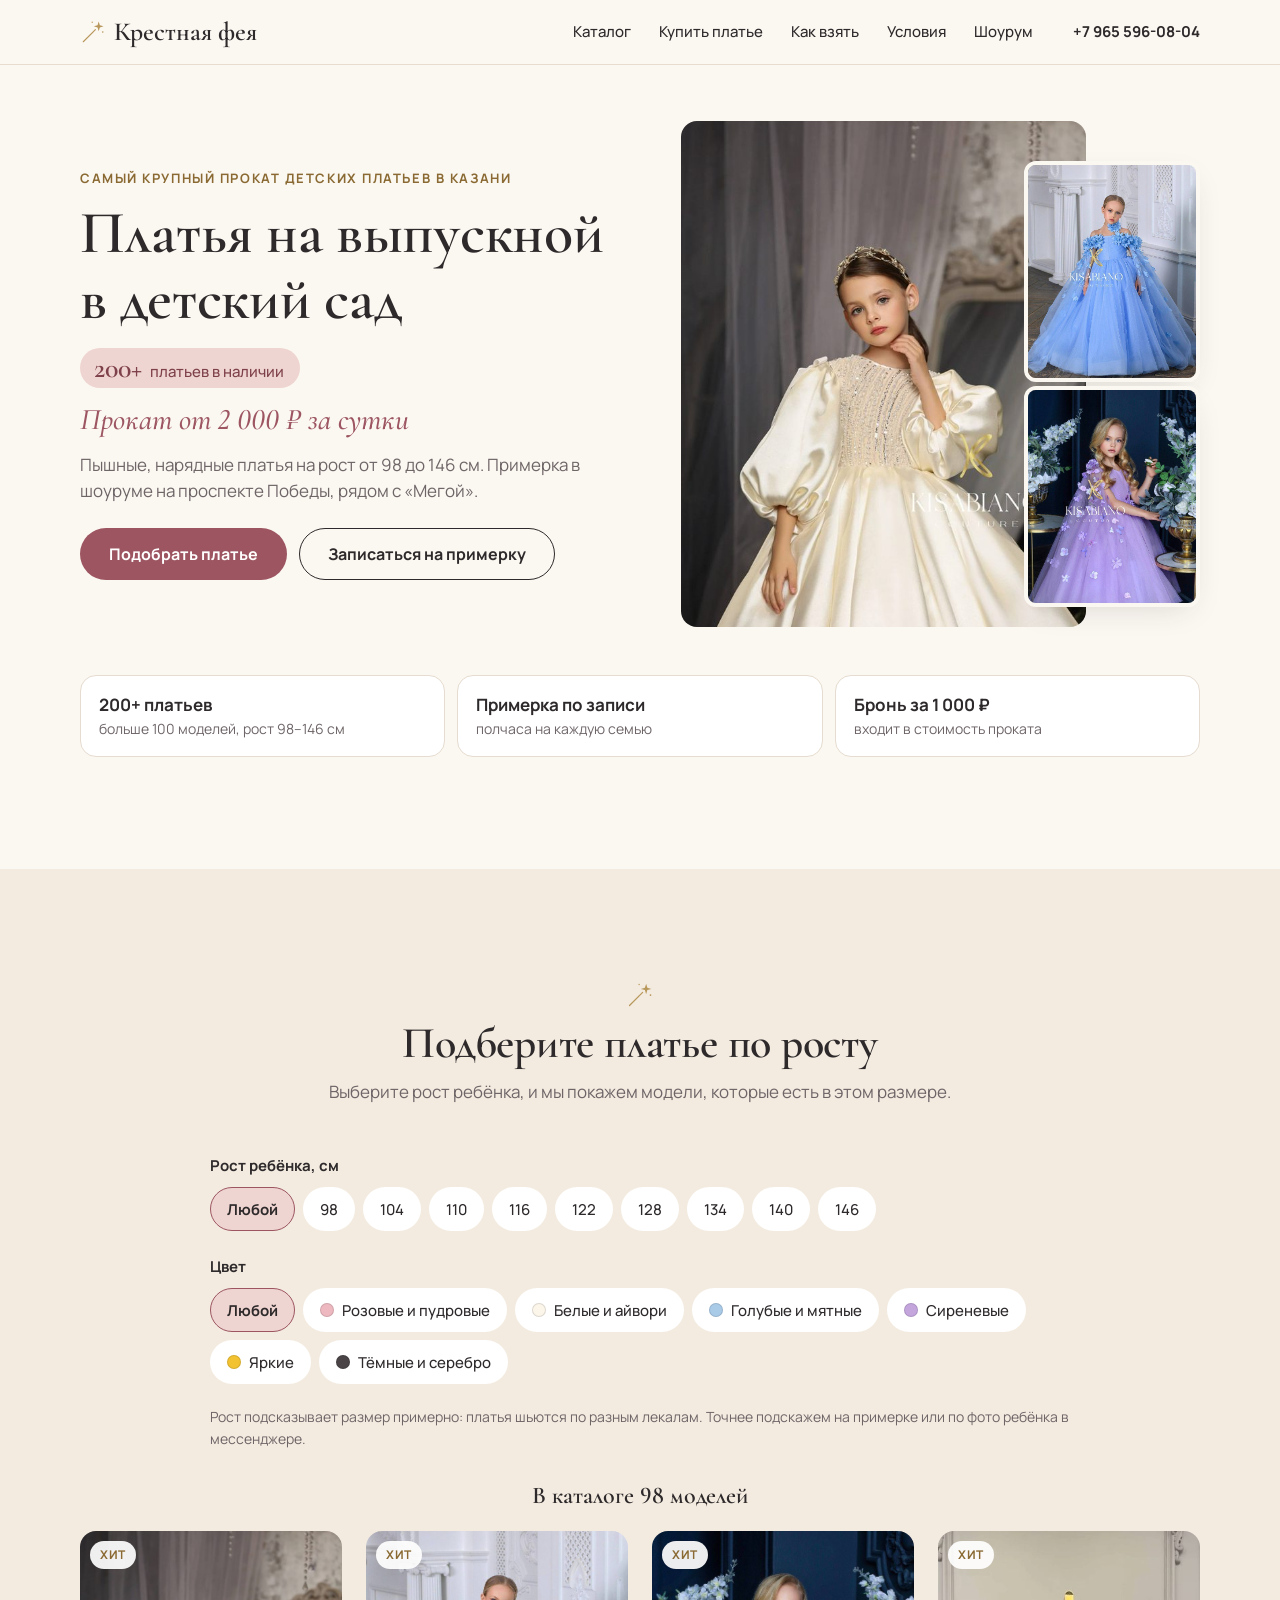
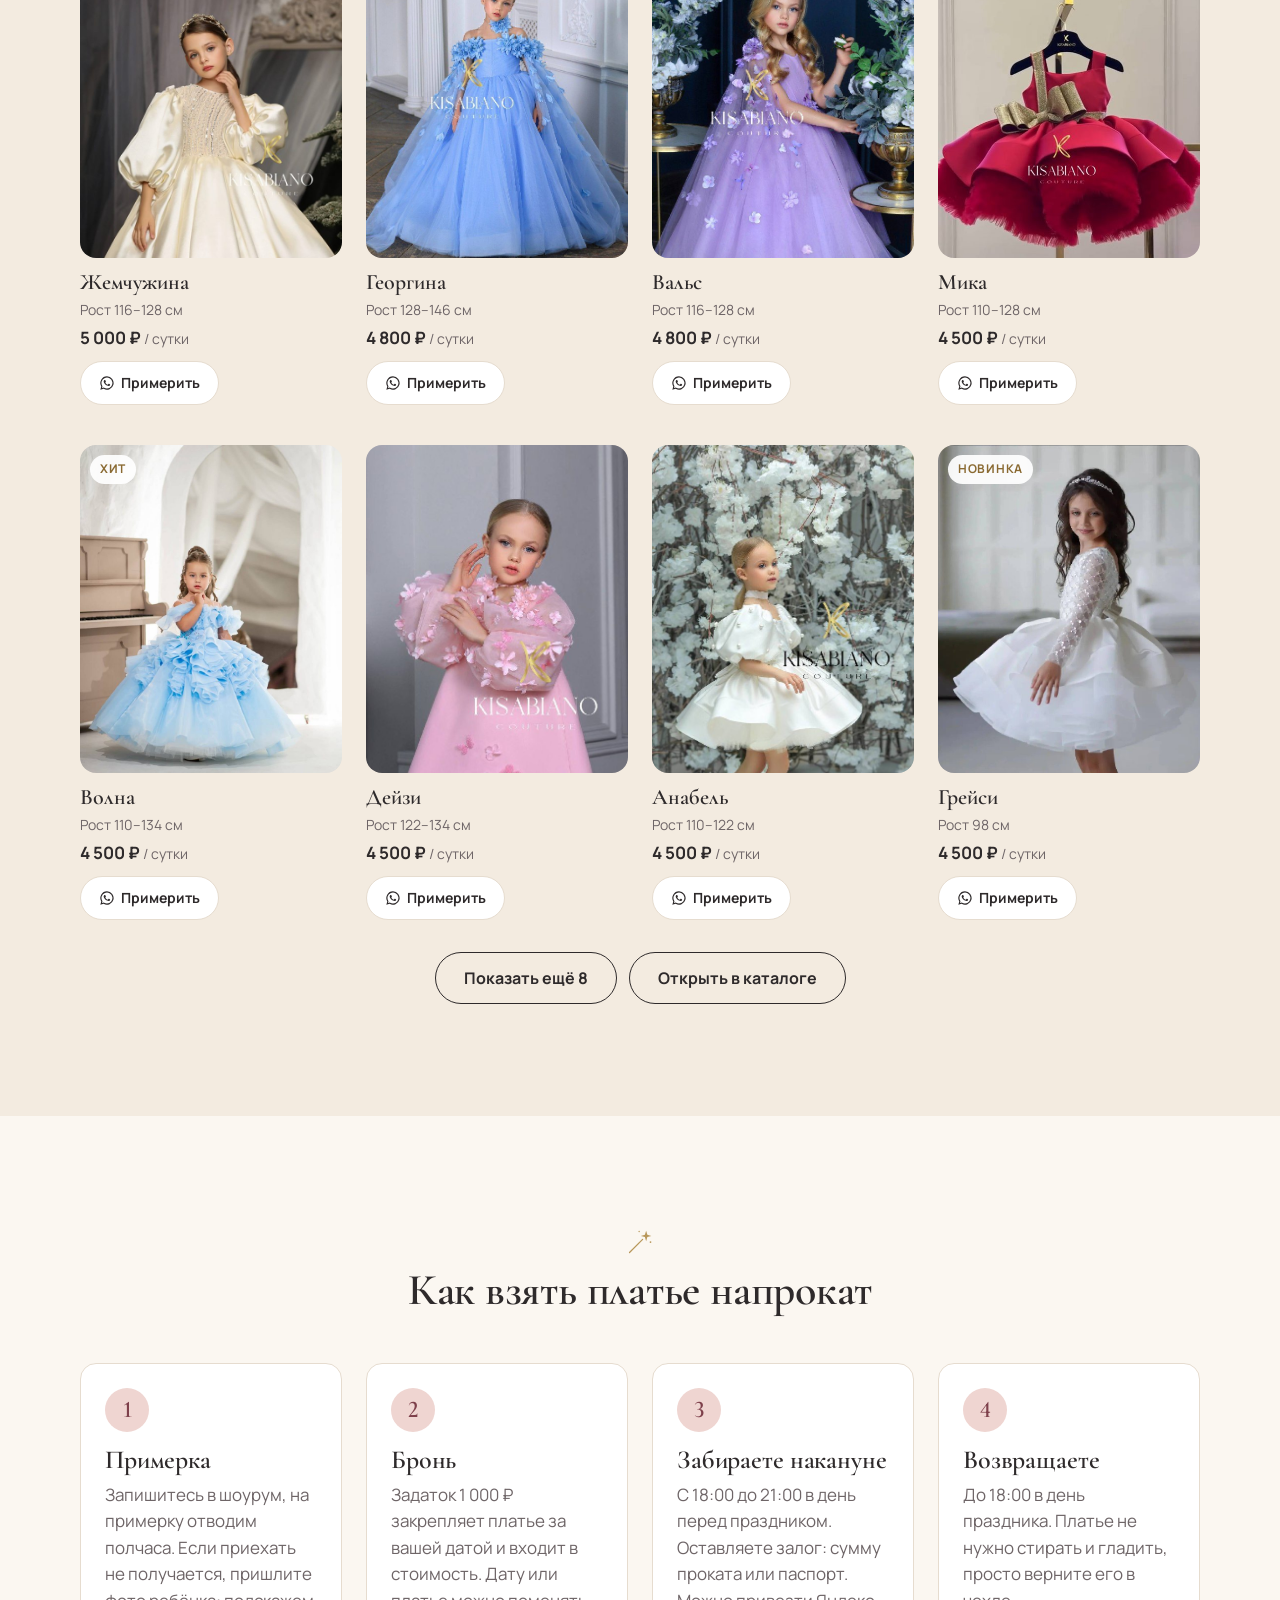
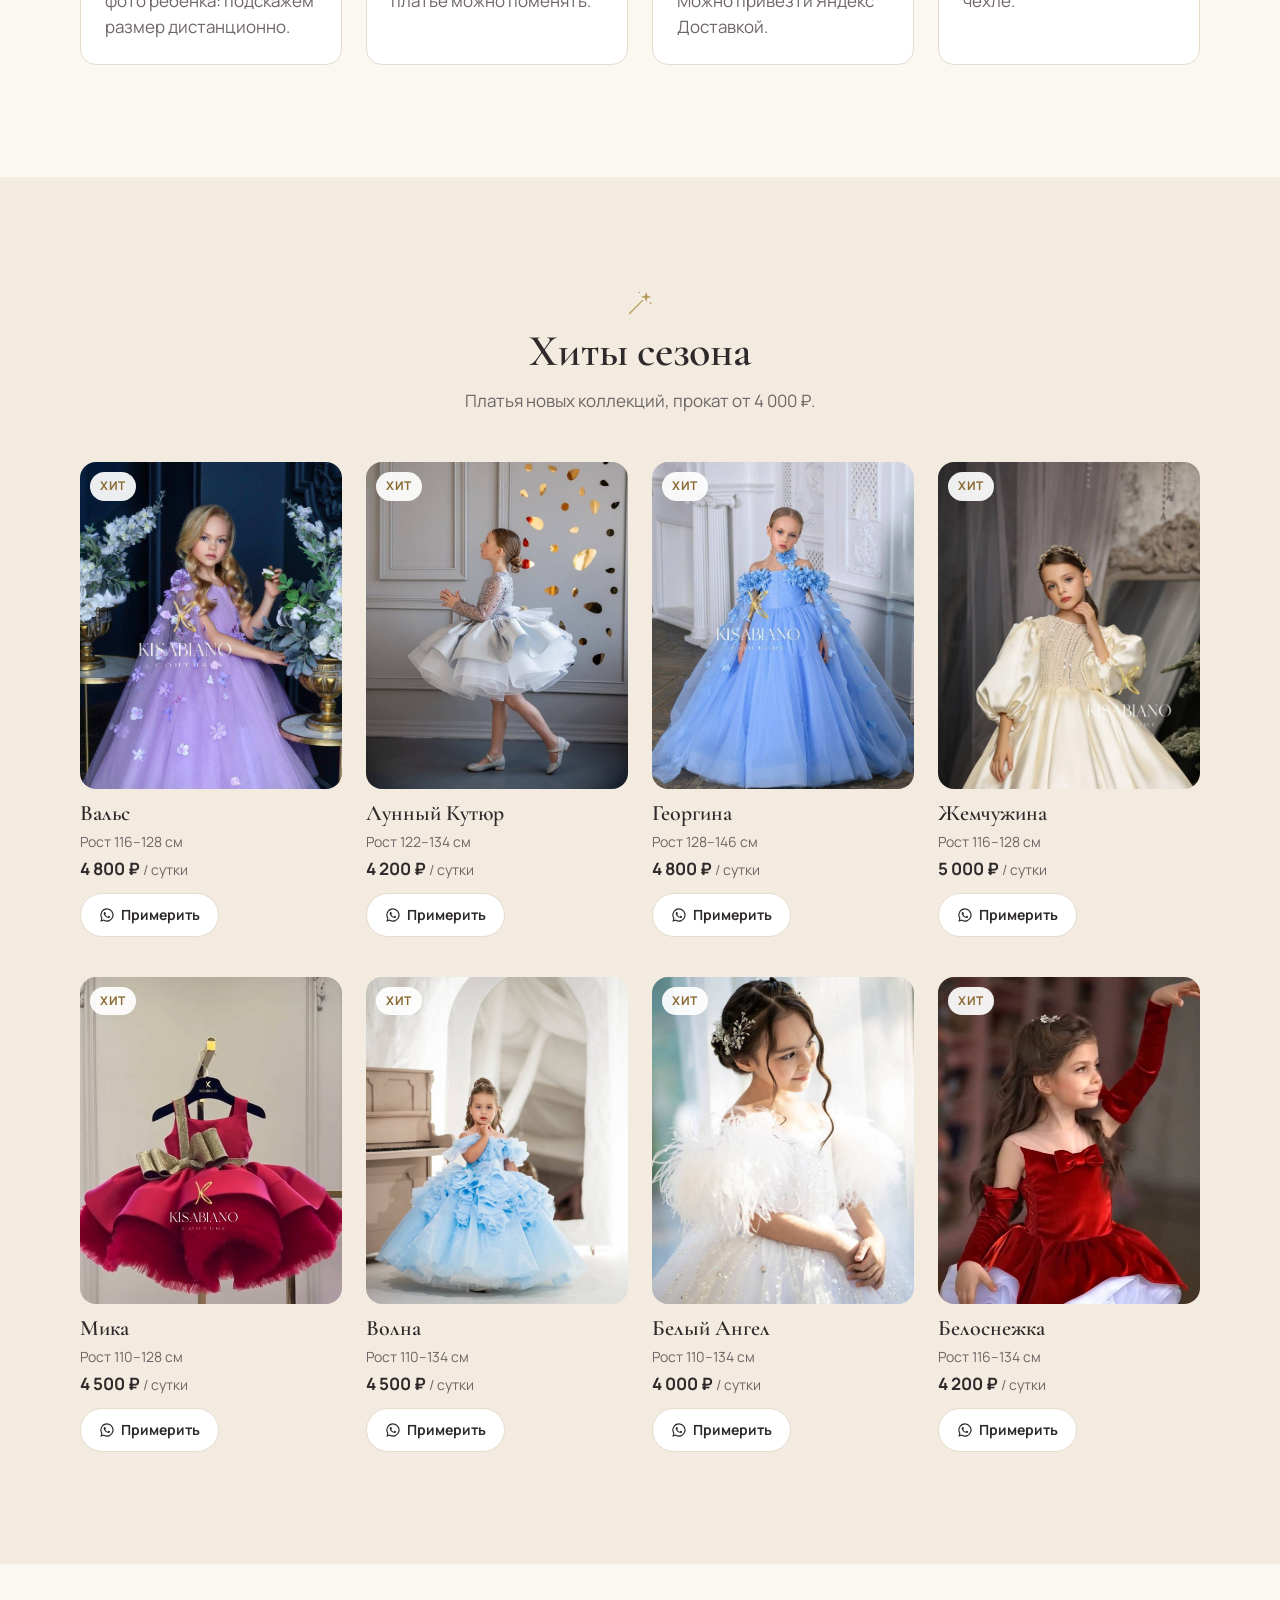
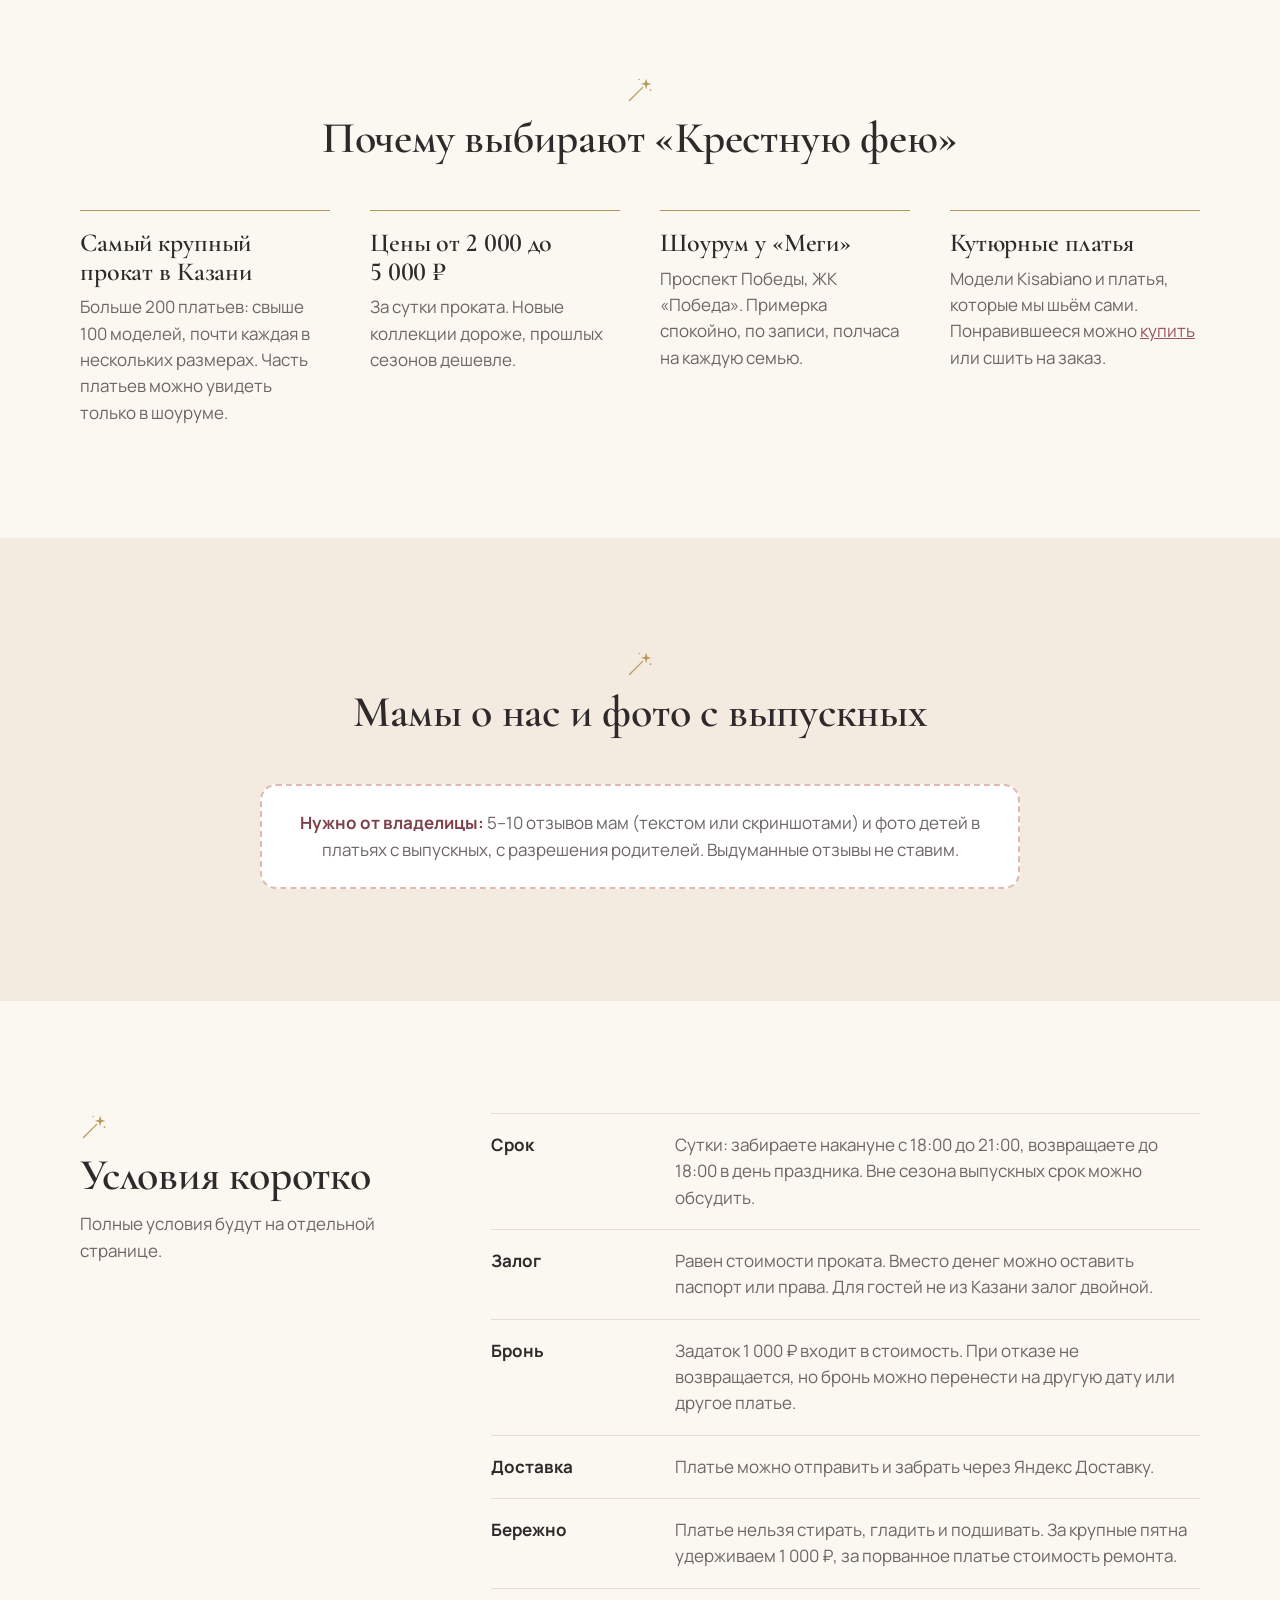
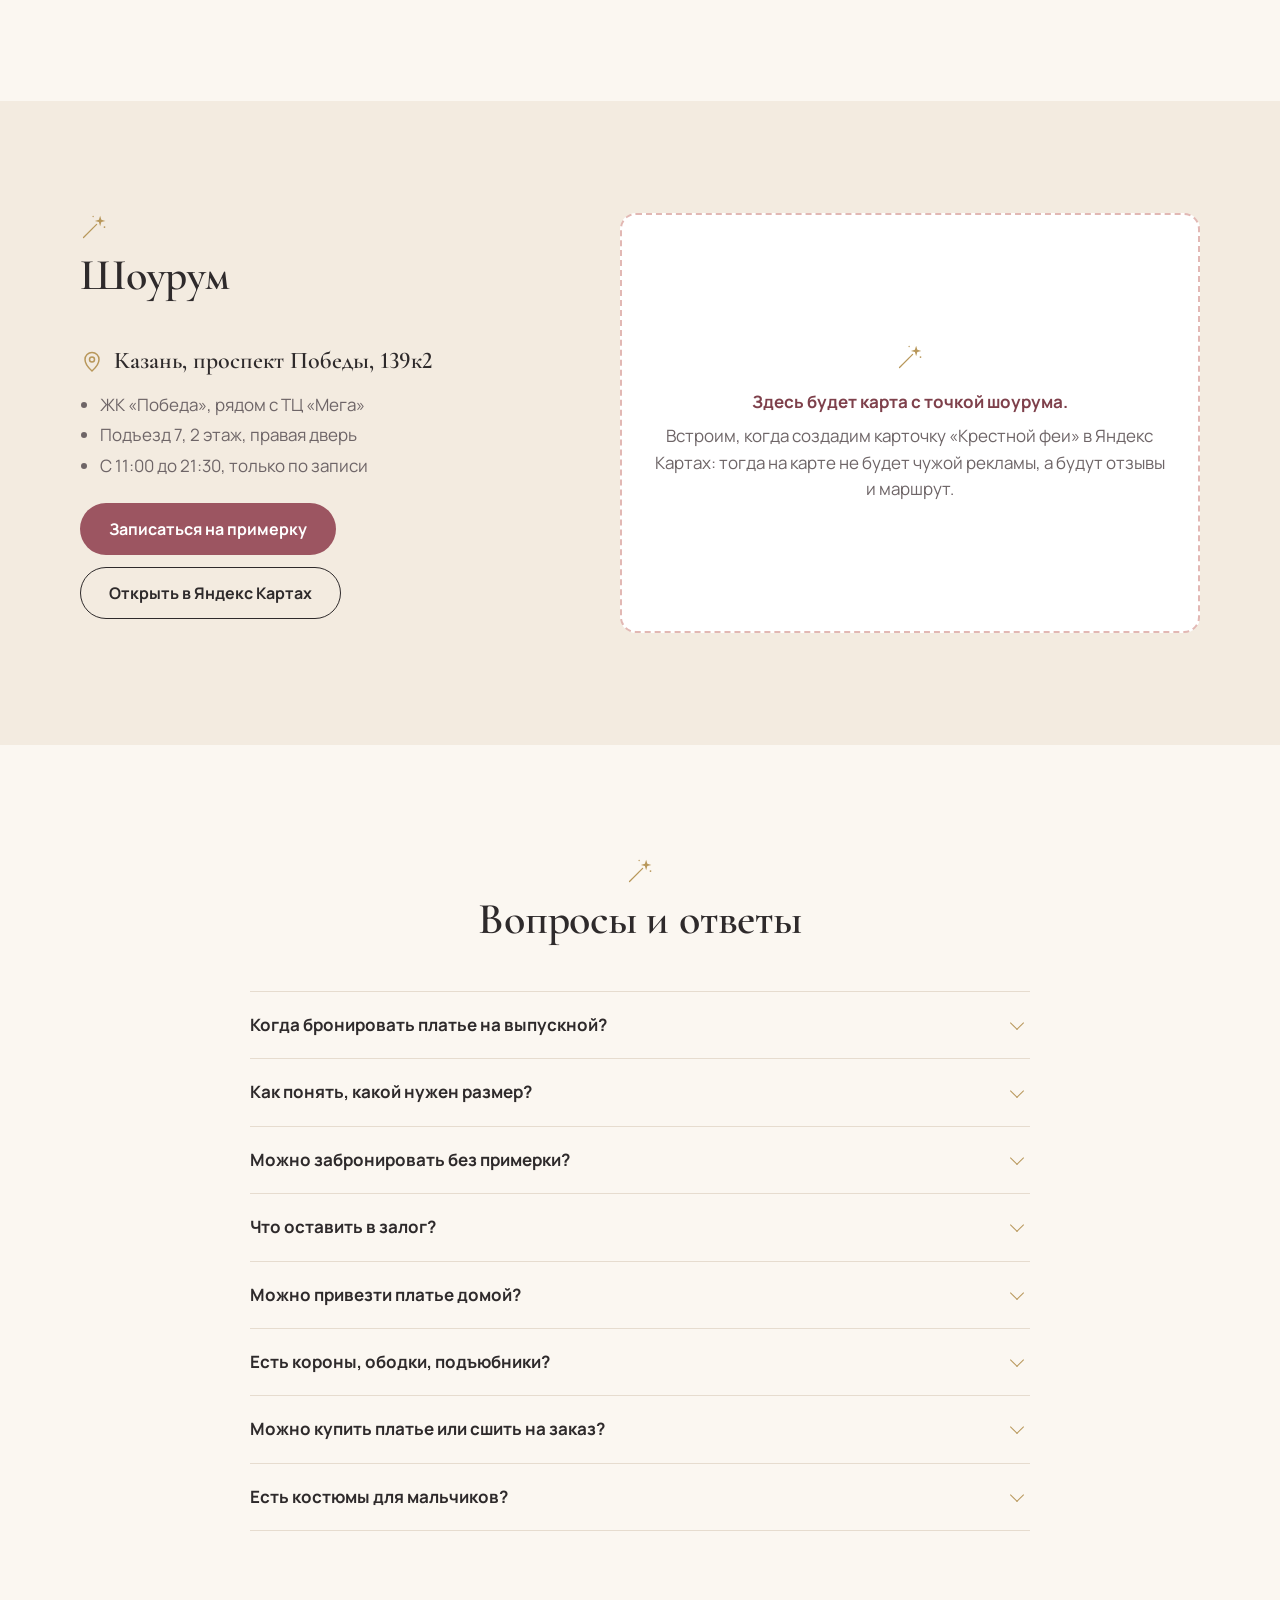
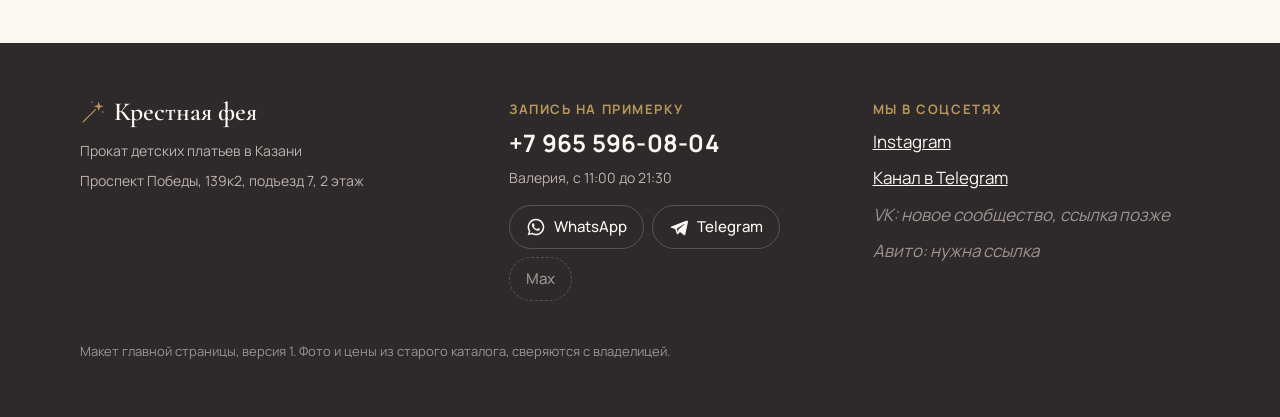
<file: index.html>
<!doctype html>
<html lang="ru">
<head>
<meta charset="utf-8">
<meta name="viewport" content="width=device-width, initial-scale=1">
<title>Прокат детских платьев в Казани на выпускной в детский сад — «Крестная фея»</title>
<meta name="description" content="Прокат детских платьев в Казани: выпускной в детском саду, день рождения, фотосессия. Рост 98–146 см, примерка в шоуруме на проспекте Победы у «Меги».">
<link rel="preconnect" href="https://fonts.googleapis.com">
<link rel="preconnect" href="https://fonts.gstatic.com" crossorigin>
<link href="https://fonts.googleapis.com/css2?family=Cormorant+Garamond:ital,wght@0,500;0,600;1,500&family=Manrope:wght@400;500;700&display=swap" rel="stylesheet">
<link rel="stylesheet" href="css/style.css?v=6">
</head>
<body>

<!-- Фирменный знак: волшебная палочка со звёздочкой -->
<svg width="0" height="0" style="position:absolute" aria-hidden="true">
  <symbol id="wand" viewBox="0 0 32 32">
    <path d="M4 28 L19 13" stroke="currentColor" stroke-width="1.4" stroke-linecap="round" fill="none"/>
    <path d="M23 3 L24.4 7.6 L29 9 L24.4 10.4 L23 15 L21.6 10.4 L17 9 L21.6 7.6 Z" fill="currentColor"/>
    <circle cx="28" cy="16" r="1" fill="currentColor"/><circle cx="15" cy="4" r=".8" fill="currentColor"/>
  </symbol>
  <symbol id="i-wa" viewBox="0 0 24 24"><path fill="currentColor" d="M12 2a10 10 0 0 0-8.6 15.1L2 22l5-1.3A10 10 0 1 0 12 2Zm0 18.2c-1.5 0-3-.4-4.3-1.2l-.3-.2-3 .8.8-2.9-.2-.3A8.2 8.2 0 1 1 12 20.2Zm4.5-6.1c-.2-.1-1.5-.7-1.7-.8-.2-.1-.4-.1-.6.1l-.8 1c-.1.2-.3.2-.5.1a6.7 6.7 0 0 1-3.3-2.9c-.3-.4.2-.4.7-1.4.1-.2 0-.3 0-.4l-.8-1.8c-.2-.5-.4-.4-.6-.4h-.5c-.2 0-.4.1-.6.3-.2.2-.8.8-.8 2s.8 2.3 1 2.5c.1.2 1.6 2.5 4 3.5 1.5.6 2 .7 2.8.6.4-.1 1.5-.6 1.7-1.2.2-.6.2-1.1.1-1.2 0-.1-.2-.2-.4-.3Z"/></symbol>
  <symbol id="i-tg" viewBox="0 0 24 24"><path fill="currentColor" d="M21.4 4.2 2.9 11.3c-1.3.5-1.2 1.2-.2 1.5l4.7 1.5 1.8 5.6c.2.6.4.8.8.8.4 0 .6-.2.9-.4l2.3-2.2 4.7 3.5c.9.5 1.5.2 1.7-.8l3.1-14.6c.3-1.3-.5-1.9-1.3-1.5ZM9.3 14l8.9-5.6c.4-.3.8-.1.5.2l-7.6 6.8-.3 3.2L9.3 14Z"/></symbol>
  <symbol id="i-pin" viewBox="0 0 24 24"><path fill="none" stroke="currentColor" stroke-width="1.5" d="M12 21s-7-6.2-7-11.5A7 7 0 0 1 19 9.5C19 14.8 12 21 12 21Z"/><circle cx="12" cy="9.5" r="2.5" fill="none" stroke="currentColor" stroke-width="1.5"/></symbol>
</svg>

<header class="top">
  <div class="wrap top__in">
    <a class="logo" href="#" aria-label="Крестная фея, на главную">
      <svg class="logo__wand"><use href="#wand"/></svg>
      <span>Крестная фея</span>
    </a>
    <nav class="top__nav" aria-label="Разделы">
      <a href="katalog.html">Каталог</a>
      <a href="kupit.html">Купить платье</a>
      <a href="#kak">Как взять</a>
      <a href="#usloviya">Условия</a>
      <a href="#shourum">Шоурум</a>
    </nav>
    <a class="top__phone" href="tel:+79655960804">+7 965 596-08-04</a>
  </div>
  <nav class="mnav" aria-label="Разделы">
    <a href="katalog.html">Каталог</a>
    <a href="kupit.html">Купить платье</a>
    <a href="#kak">Как взять</a>
    <a href="#usloviya">Условия</a>
    <a href="#shourum">Шоурум</a>
  </nav>
</header>

<main>

<!-- 1. Первый экран -->
<section class="hero">
  <div class="wrap hero__in">
    <div class="hero__text">
      <p class="eyebrow">Самый крупный прокат детских платьев в Казани</p>
      <h1>Платья на выпускной в&nbsp;детский сад</h1>
      <p class="hero__badge"><b>200+</b> платьев в&nbsp;наличии</p>
      <p class="hero__price">Прокат от&nbsp;2&nbsp;000&nbsp;₽ за&nbsp;сутки</p>
      <p class="hero__lead">Пышные, нарядные платья на рост от 98 до 146 см. Примерка в шоуруме на проспекте Победы, рядом с «Мегой».</p>
      <div class="hero__btns">
        <a class="btn btn--main" href="#podbor">Подобрать платье</a>
        <a class="btn btn--line js-wa" data-text="Здравствуйте! Хочу записаться на примерку. Рост ребёнка: ___, дата праздника: ___" href="https://wa.me/79655960804" target="_blank" rel="noopener">Записаться на примерку</a>
      </div>
    </div>
    <div class="hero__photos">
      <img class="hero__big" src="img/platya/K-005.jpg" alt="Девочка в платье цвета айвори «Жемчужина»" width="720" height="900">
      <img class="hero__small hero__small--a" src="img/platya/K-003.jpg" alt="Голубое платье в пол «Георгина»" width="360" height="450">
      <img class="hero__small hero__small--b" src="img/platya/K-004.jpg" alt="Сиреневое платье «Вальс»" width="360" height="450">
    </div>
  </div>
  <ul class="wrap facts" aria-label="Коротко">
    <li><b>200+ платьев</b><span>больше 100 моделей, рост 98–146 см</span></li>
    <li><b>Примерка по записи</b><span>полчаса на каждую семью</span></li>
    <li><b>Бронь за 1 000 ₽</b><span>входит в стоимость проката</span></li>
  </ul>
</section>

<!-- 2. Подбор -->
<section class="sec sec--alt" id="podbor">
  <div class="wrap">
    <div class="sec__head">
      <svg class="sec__wand"><use href="#wand"/></svg>
      <h2>Подберите платье по росту</h2>
      <p>Выберите рост ребёнка, и мы покажем модели, которые есть в этом размере.</p>
    </div>

    <form class="pick" onsubmit="return false">
      <fieldset class="pick__row">
        <legend>Рост ребёнка, см</legend>
        <div class="chips" id="pick-height" role="radiogroup"></div>
      </fieldset>
      <fieldset class="pick__row">
        <legend>Цвет</legend>
        <div class="chips" id="pick-color" role="radiogroup"></div>
      </fieldset>
    </form>

    <p class="pick__note">Рост подсказывает размер примерно: платья шьются по разным лекалам. Точнее подскажем на примерке или по фото ребёнка в мессенджере.</p>

    <p class="pick__count" id="pick-count" aria-live="polite"></p>
    <div class="grid" id="pick-grid"></div>
    <div class="center pick__btns">
      <button class="btn btn--line" id="pick-more" type="button" hidden>Показать ещё</button>
      <a class="btn btn--line" id="pick-katalog" href="katalog.html">Открыть в каталоге</a>
    </div>
  </div>
</section>

<!-- 3. Как это работает -->
<section class="sec" id="kak">
  <div class="wrap">
    <div class="sec__head">
      <svg class="sec__wand"><use href="#wand"/></svg>
      <h2>Как взять платье напрокат</h2>
    </div>
    <ol class="steps">
      <li>
        <span class="steps__n">1</span>
        <h3>Примерка</h3>
        <p>Запишитесь в шоурум, на примерку отводим полчаса. Если приехать не получается, пришлите фото ребёнка: подскажем размер дистанционно.</p>
      </li>
      <li>
        <span class="steps__n">2</span>
        <h3>Бронь</h3>
        <p>Задаток 1 000 ₽ закрепляет платье за вашей датой и входит в стоимость. Дату или платье можно поменять.</p>
      </li>
      <li>
        <span class="steps__n">3</span>
        <h3>Забираете накануне</h3>
        <p>С 18:00 до 21:00 в день перед праздником. Оставляете залог: сумму проката или паспорт. Можно привезти Яндекс Доставкой.</p>
      </li>
      <li>
        <span class="steps__n">4</span>
        <h3>Возвращаете</h3>
        <p>До 18:00 в день праздника. Платье не нужно стирать и гладить, просто верните его в чехле.</p>
      </li>
    </ol>
  </div>
</section>

<!-- 4. Хиты сезона -->
<section class="sec sec--alt" id="hity">
  <div class="wrap">
    <div class="sec__head">
      <svg class="sec__wand"><use href="#wand"/></svg>
      <h2>Хиты сезона</h2>
      <p>Платья новых коллекций, прокат от 4 000 ₽.</p>
    </div>
    <div class="grid" id="hits-grid"></div>
  </div>
</section>

<!-- 5. Почему мы -->
<section class="sec" id="pochemu">
  <div class="wrap">
    <div class="sec__head">
      <svg class="sec__wand"><use href="#wand"/></svg>
      <h2>Почему выбирают «Крестную фею»</h2>
    </div>
    <ul class="why">
      <li><h3>Самый крупный прокат в&nbsp;Казани</h3><p>Больше 200 платьев: свыше 100 моделей, почти каждая в нескольких размерах. Часть платьев можно увидеть только в шоуруме.</p></li>
      <li><h3>Цены от 2&nbsp;000 до 5&nbsp;000&nbsp;₽</h3><p>За сутки проката. Новые коллекции дороже, прошлых сезонов дешевле.</p></li>
      <li><h3>Шоурум у «Меги»</h3><p>Проспект Победы, ЖК «Победа». Примерка спокойно, по записи, полчаса на каждую семью.</p></li>
      <li><h3>Кутюрные платья</h3><p>Модели Kisabiano и платья, которые мы шьём сами. Понравившееся можно <a href="kupit.html">купить</a> или сшить на заказ.</p></li>
    </ul>
  </div>
</section>

<!-- 6. Отзывы -->
<section class="sec sec--alt" id="otzyvy">
  <div class="wrap">
    <div class="sec__head">
      <svg class="sec__wand"><use href="#wand"/></svg>
      <h2>Мамы о нас и фото с выпускных</h2>
    </div>
    <div class="todo">
      <b>Нужно от владелицы:</b> 5–10 отзывов мам (текстом или скриншотами) и фото детей в платьях с выпускных, с разрешения родителей. Выдуманные отзывы не ставим.
    </div>
  </div>
</section>

<!-- 7. Условия -->
<section class="sec" id="usloviya">
  <div class="wrap usl">
    <div class="sec__head sec__head--left">
      <svg class="sec__wand"><use href="#wand"/></svg>
      <h2>Условия коротко</h2>
      <p>Полные условия будут на отдельной странице.</p>
    </div>
    <dl class="usl__list">
      <div><dt>Срок</dt><dd>Сутки: забираете накануне с 18:00 до 21:00, возвращаете до 18:00 в день праздника. Вне сезона выпускных срок можно обсудить.</dd></div>
      <div><dt>Залог</dt><dd>Равен стоимости проката. Вместо денег можно оставить паспорт или права. Для гостей не из Казани залог двойной.</dd></div>
      <div><dt>Бронь</dt><dd>Задаток 1 000 ₽ входит в стоимость. При отказе не возвращается, но бронь можно перенести на другую дату или другое платье.</dd></div>
      <div><dt>Доставка</dt><dd>Платье можно отправить и забрать через Яндекс Доставку.</dd></div>
      <div><dt>Бережно</dt><dd>Платье нельзя стирать, гладить и подшивать. За крупные пятна удерживаем 1 000 ₽, за порванное платье стоимость ремонта.</dd></div>
    </dl>
  </div>
</section>

<!-- 8. Шоурум -->
<section class="sec sec--alt" id="shourum">
  <div class="wrap room">
    <div class="room__text">
      <div class="sec__head sec__head--left">
        <svg class="sec__wand"><use href="#wand"/></svg>
        <h2>Шоурум</h2>
      </div>
      <p class="room__addr"><svg class="ico"><use href="#i-pin"/></svg>Казань, проспект Победы, 139к2</p>
      <ul class="room__how">
        <li>ЖК «Победа», рядом с ТЦ «Мега»</li>
        <li>Подъезд 7, 2 этаж, правая дверь</li>
        <li>С 11:00 до 21:30, только по записи</li>
      </ul>
      <div class="room__btns">
        <a class="btn btn--main js-wa" data-text="Здравствуйте! Хочу записаться на примерку. Рост ребёнка: ___, дата праздника: ___" href="https://wa.me/79655960804" target="_blank" rel="noopener">Записаться на примерку</a>
        <a class="btn btn--line" href="https://yandex.ru/maps/?text=%D0%9A%D0%B0%D0%B7%D0%B0%D0%BD%D1%8C%2C%20%D0%BF%D1%80%D0%BE%D1%81%D0%BF%D0%B5%D0%BA%D1%82%20%D0%9F%D0%BE%D0%B1%D0%B5%D0%B4%D1%8B%2C%20139%D0%BA2" target="_blank" rel="noopener">Открыть в Яндекс Картах</a>
      </div>
    </div>
    <!-- Карта: встроим виджет карточки «Крестной феи» из Яндекс Карт, когда карточку создадим.
         Виджет поиска по адресу показывает чужую рекламу, поэтому его не ставим. -->
    <div class="room__map room__map--todo">
      <svg class="sec__wand"><use href="#wand"/></svg>
      <p><b>Здесь будет карта с точкой шоурума.</b></p>
      <p>Встроим, когда создадим карточку «Крестной феи» в Яндекс Картах: тогда на карте не будет чужой рекламы, а будут отзывы и маршрут.</p>
    </div>
  </div>
</section>

<!-- 9. Вопросы -->
<section class="sec" id="voprosy">
  <div class="wrap faq">
    <div class="sec__head">
      <svg class="sec__wand"><use href="#wand"/></svg>
      <h2>Вопросы и ответы</h2>
    </div>
    <details><summary>Когда бронировать платье на выпускной?</summary><p>Выпускные в садах идут с марта по июнь, и популярные модели разбирают на все даты. Лучше прийти на примерку зимой или в начале весны, как только станет известна дата праздника.</p></details>
    <details><summary>Как понять, какой нужен размер?</summary><p>Ориентируйтесь на рост, но точнее всего на примерке: платья шьются по разным лекалам. Если приехать не получается, пришлите фото ребёнка в полный рост, и мы подскажем.</p></details>
    <details><summary>Можно забронировать без примерки?</summary><p>Да, дистанционно: пишете нам, присылаете фото ребёнка, мы советуем размер, вы вносите задаток 1 000 ₽.</p></details>
    <details><summary>Что оставить в залог?</summary><p>Сумму, равную стоимости проката, или паспорт либо водительские права. Для гостей не из Казани залог двойной.</p></details>
    <details><summary>Можно привезти платье домой?</summary><p>Да, через Яндекс Доставку в обе стороны.</p></details>
    <details><summary>Есть короны, ободки, подъюбники?</summary><p>Да: короны, ободки, заколки, перчатки, туфли и подъюбники. Подберём к платью на примерке.</p></details>
    <details><summary>Можно купить платье или сшить на заказ?</summary><p>Часть платьев продаётся, они собраны на странице <a href="kupit.html">«Купить платье»</a>. Пошив на заказ стоит от 10 000 ₽ и занимает от двух недель до месяца.</p></details>
    <details><summary>Есть костюмы для мальчиков?</summary><p>Да, смокинги, прокат 2 500 ₽.</p></details>
  </div>
</section>

</main>

<!-- 10. Подвал -->
<footer class="foot">
  <div class="wrap foot__in">
    <div>
      <a class="logo logo--light" href="#"><svg class="logo__wand"><use href="#wand"/></svg><span>Крестная фея</span></a>
      <p class="foot__muted">Прокат детских платьев в Казани</p>
      <p class="foot__muted">Проспект Победы, 139к2, подъезд 7, 2 этаж</p>
    </div>
    <div>
      <p class="foot__h">Запись на примерку</p>
      <a class="foot__phone" href="tel:+79655960804">+7 965 596-08-04</a>
      <p class="foot__muted">Валерия, с 11:00 до 21:30</p>
      <div class="msg">
        <a class="msg__btn js-wa" data-text="Здравствуйте! Хочу записаться на примерку." href="https://wa.me/79655960804" target="_blank" rel="noopener"><svg class="ico"><use href="#i-wa"/></svg>WhatsApp</a>
        <a class="msg__btn" href="https://t.me/kazanprokatplatia" target="_blank" rel="noopener"><svg class="ico"><use href="#i-tg"/></svg>Telegram</a>
        <span class="msg__btn msg__btn--todo" title="Нужна ссылка от владелицы">Max</span>
      </div>
    </div>
    <div>
      <p class="foot__h">Мы в соцсетях</p>
      <ul class="foot__links">
        <li><a href="https://instagram.com/kazanprokatplatia" target="_blank" rel="noopener">Instagram</a></li>
        <li><a href="https://t.me/kazanprokatplatia" target="_blank" rel="noopener">Канал в Telegram</a></li>
        <li><span class="todo-inline">VK: новое сообщество, ссылка позже</span></li>
        <li><span class="todo-inline">Авито: нужна ссылка</span></li>
      </ul>
    </div>
  </div>
  <p class="wrap foot__small">Макет главной страницы, версия 1. Фото и цены из старого каталога, сверяются с владелицей.</p>
</footer>

<!-- Нижняя панель на телефоне -->
<div class="dock" id="dock">
  <a class="btn btn--main js-wa" data-text="Здравствуйте! Хочу записаться на примерку. Рост ребёнка: ___, дата праздника: ___" href="https://wa.me/79655960804" target="_blank" rel="noopener">Записаться на примерку</a>
  <a class="dock__ico" href="https://t.me/kazanprokatplatia" target="_blank" rel="noopener" aria-label="Telegram"><svg class="ico"><use href="#i-tg"/></svg></a>
</div>

<script src="js/data.js?v=6"></script>
<script src="js/main.js?v=6"></script>
</body>
</html>
</file>
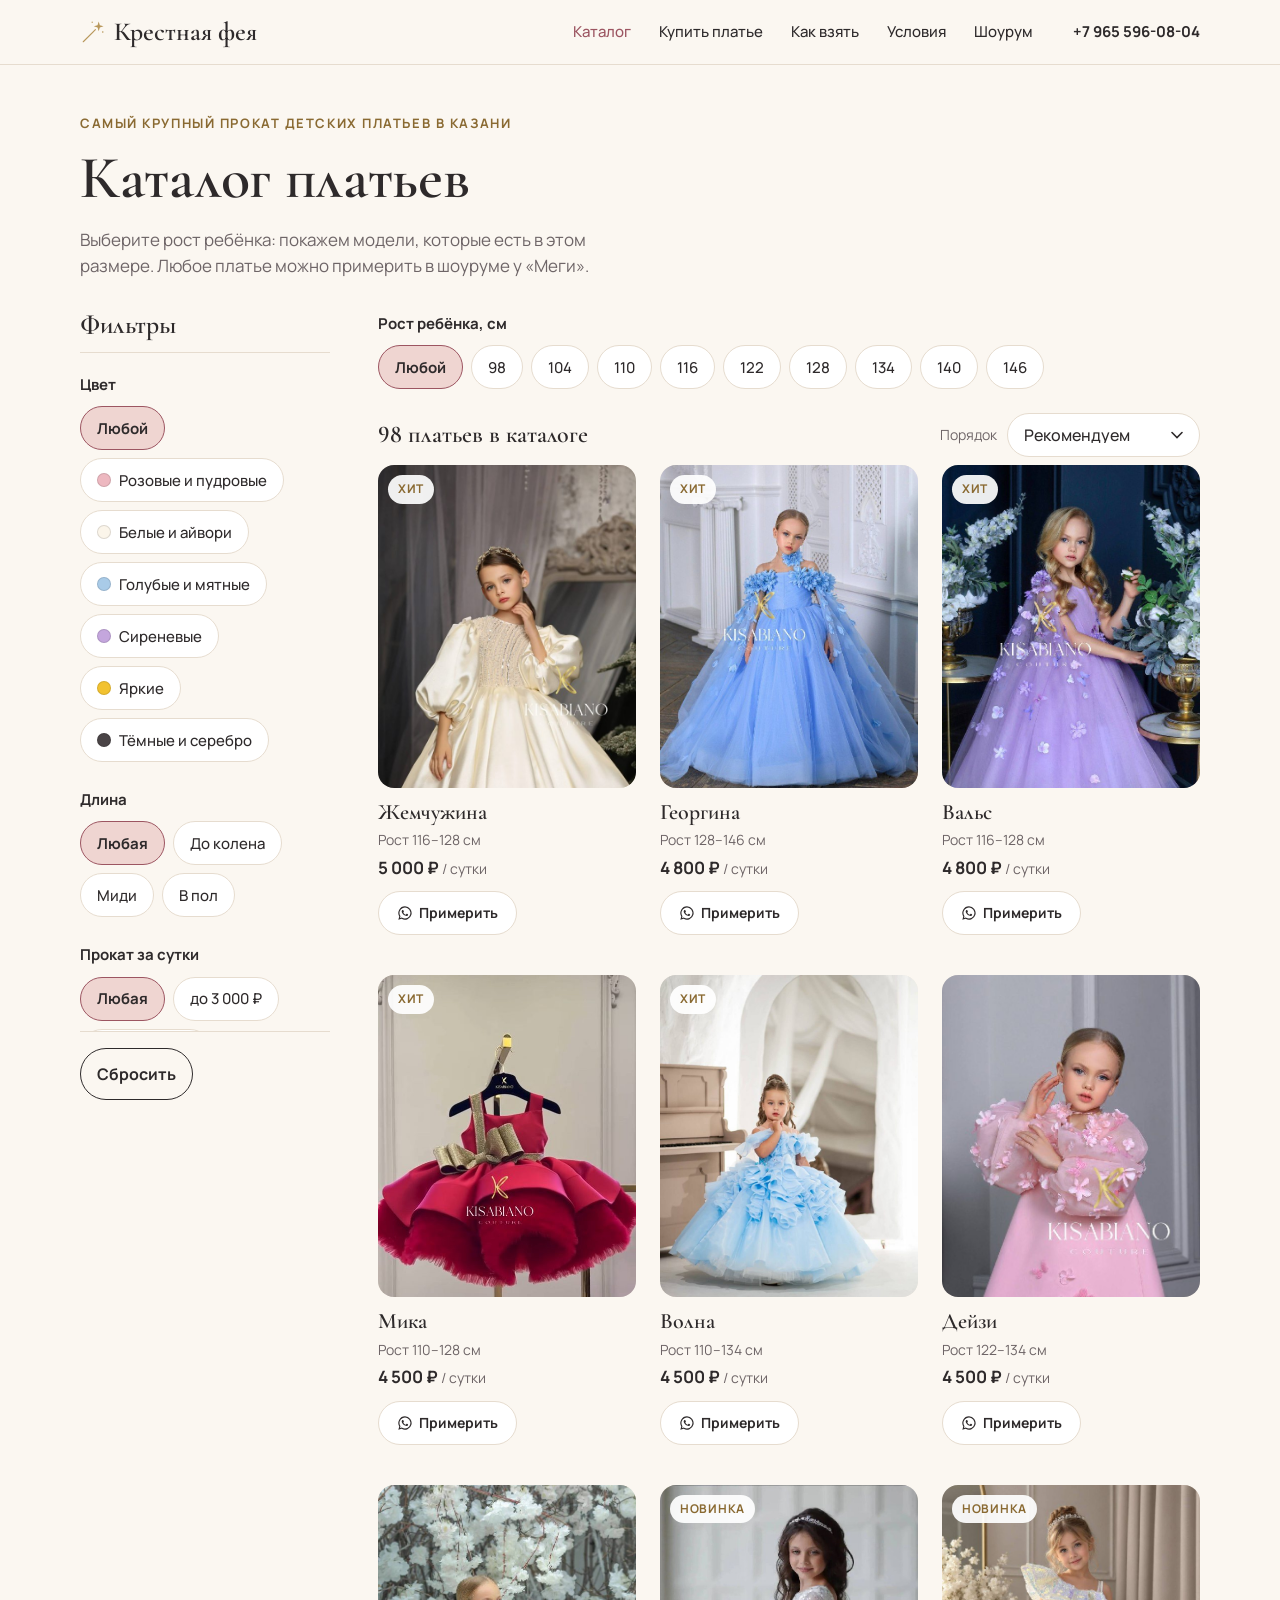
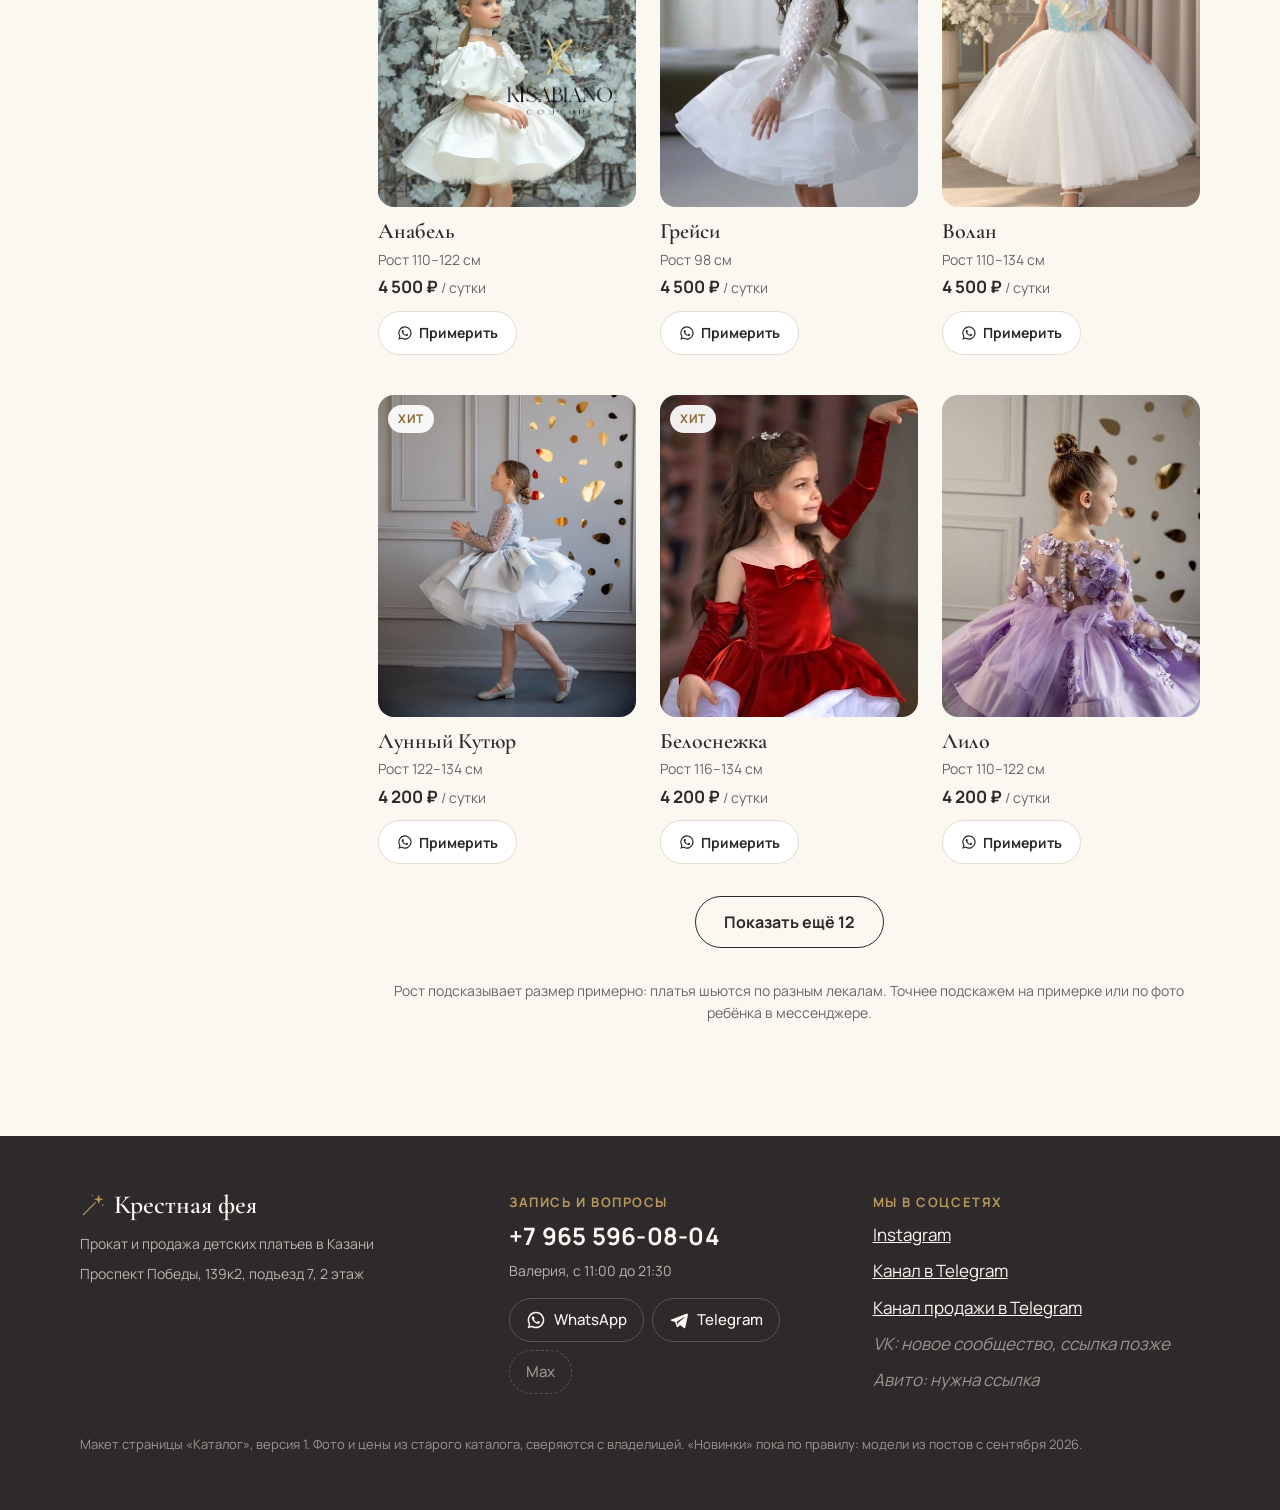
<file: catolog/index.html>
<!doctype html>
<html lang="ru"><head><meta charset="utf-8"><title>Каталог платьев</title>
<meta http-equiv="refresh" content="0; url=../katalog.html">
<link rel="canonical" href="../katalog.html"></head>
<body><p>Каталог переехал: <a href="../katalog.html">открыть каталог платьев</a>.</p></body></html>
</file>
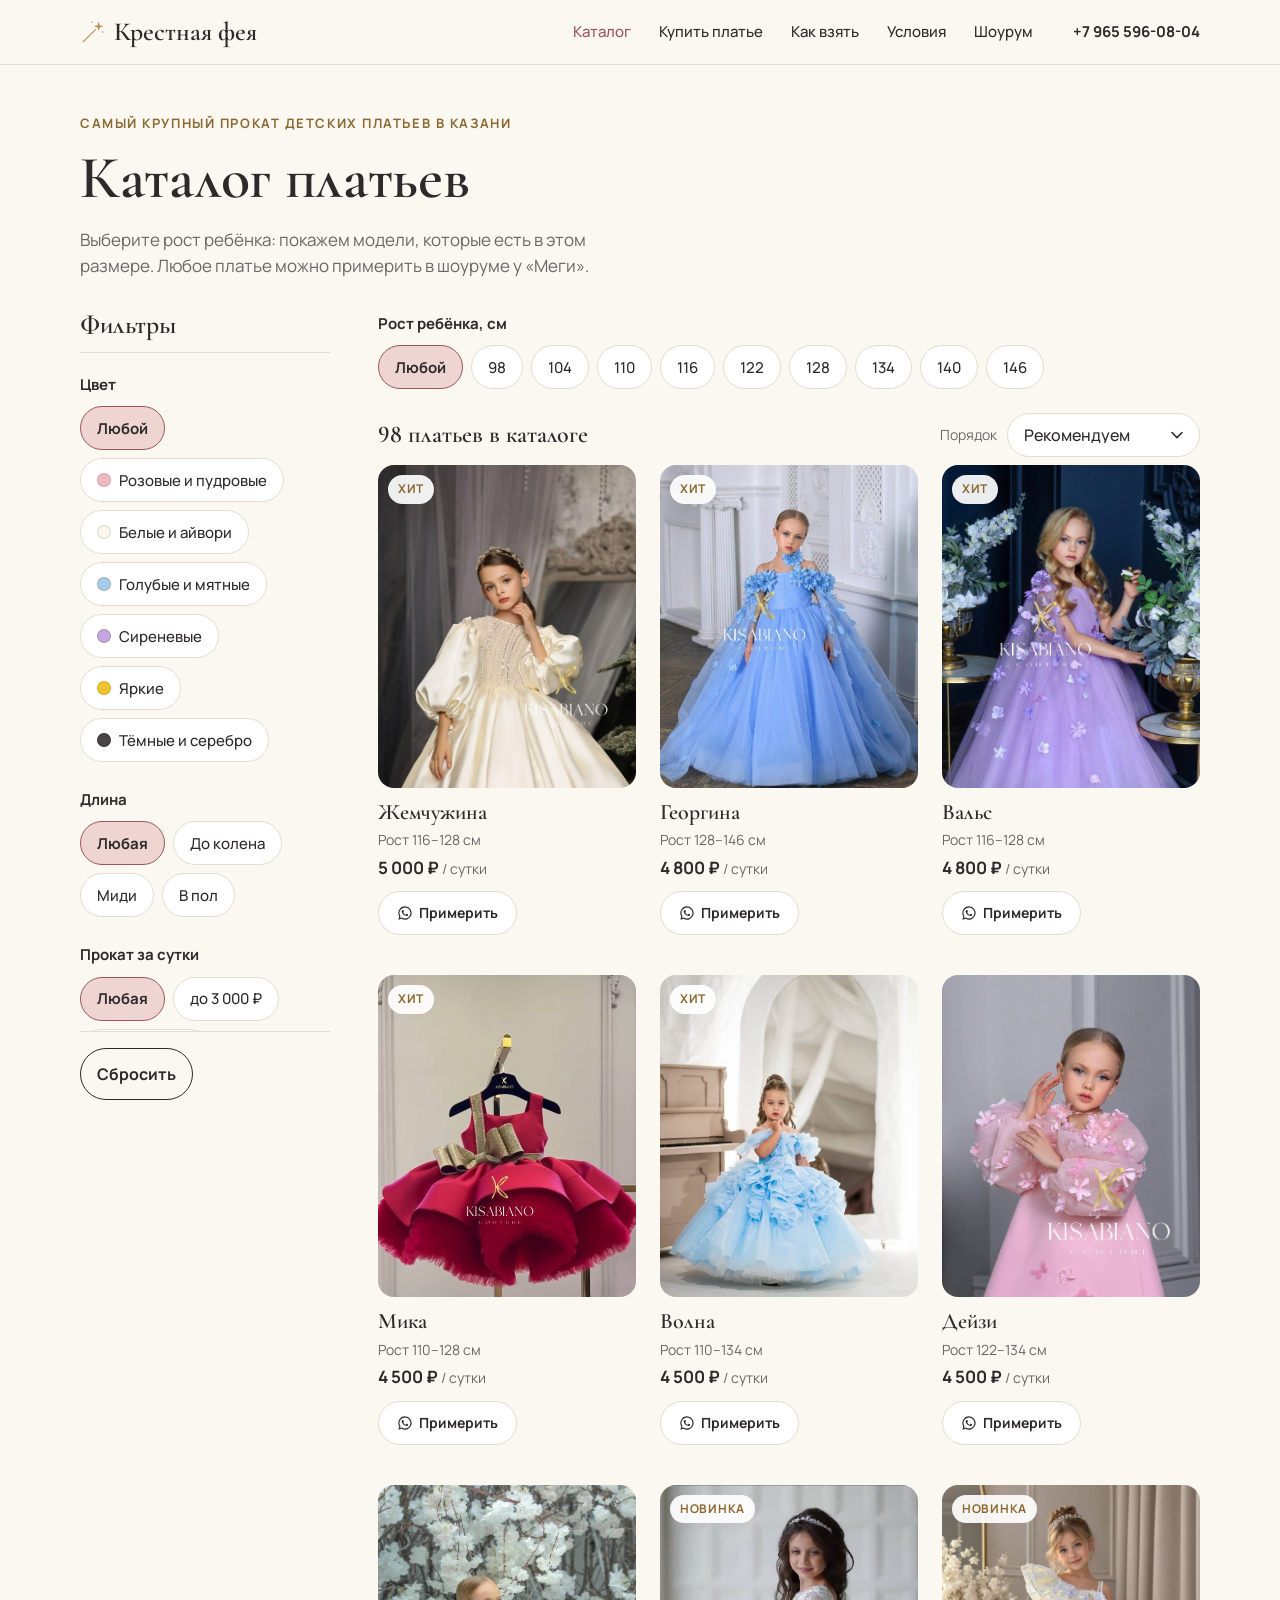
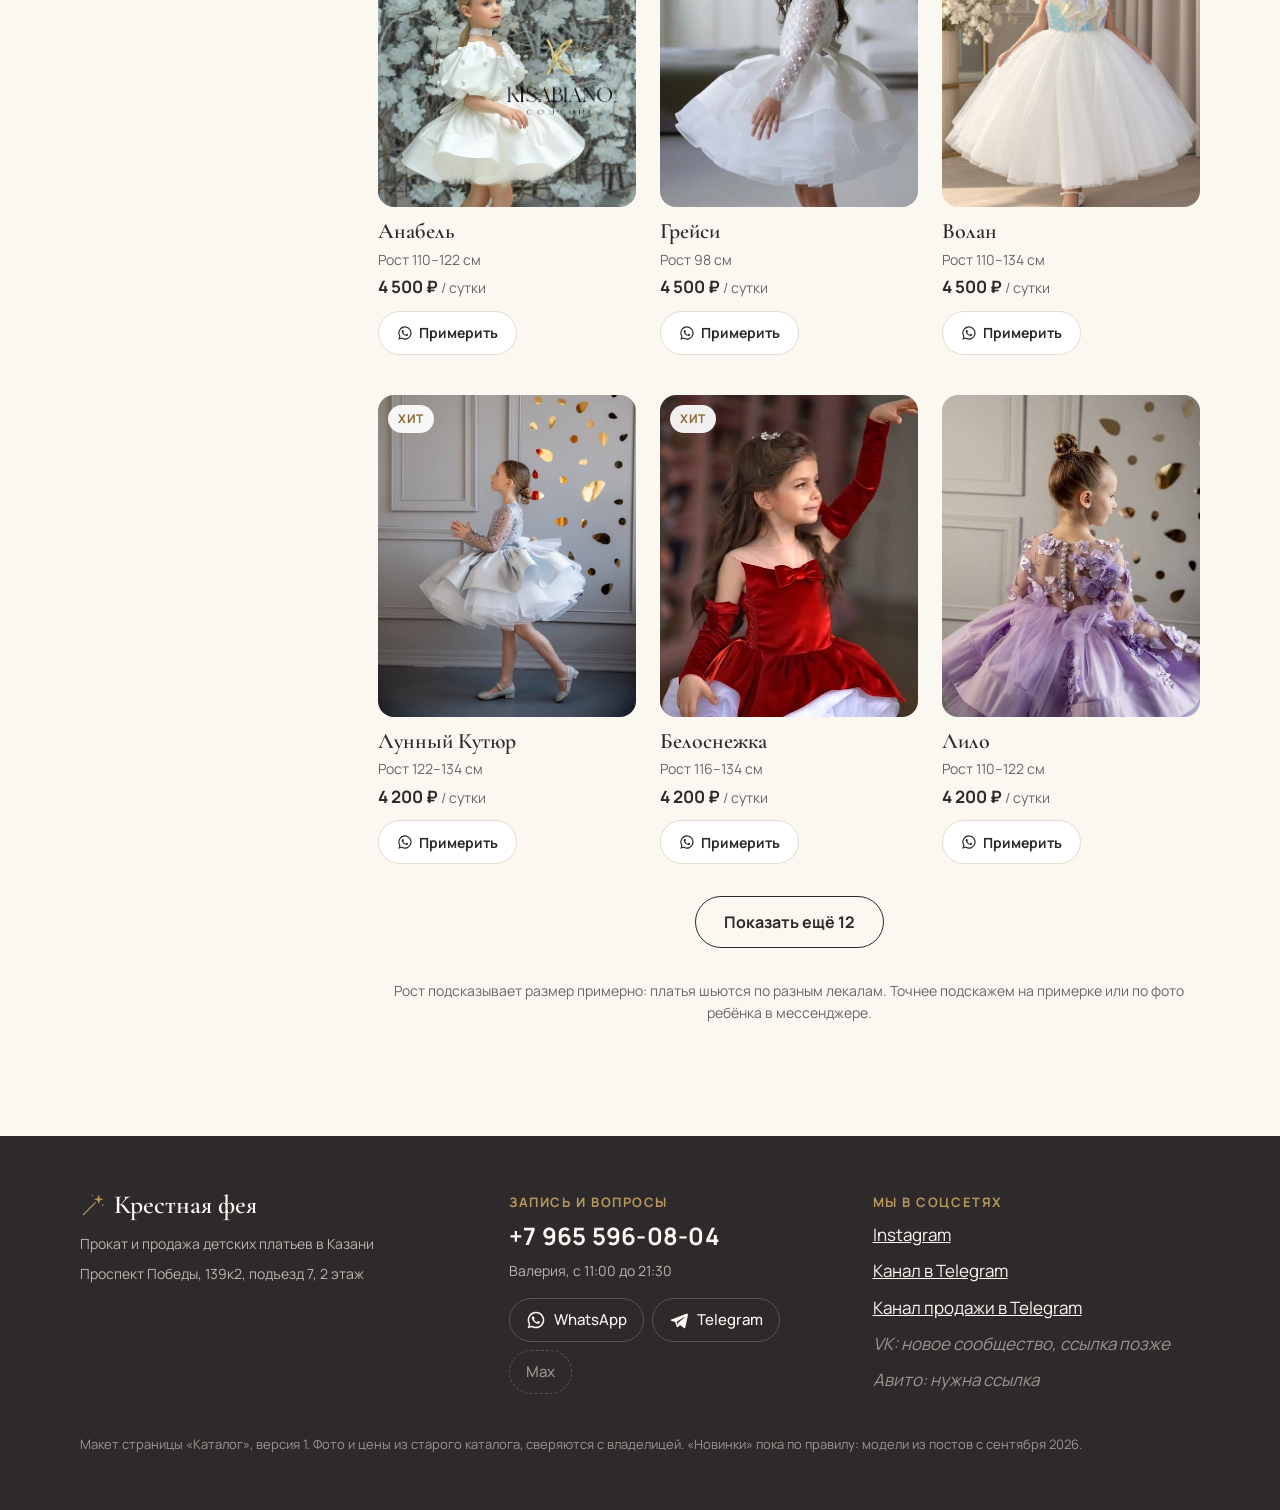
<file: katalog.html>
<!doctype html>
<html lang="ru">
<head>
<meta charset="utf-8">
<meta name="viewport" content="width=device-width, initial-scale=1">
<title>Каталог детских платьев напрокат в Казани — «Крестная фея»</title>
<meta name="description" content="Каталог нарядных детских платьев напрокат в Казани: подбор по росту от 98 до 146 см, цвету, длине и цене. Примерка в шоуруме на проспекте Победы у «Меги».">
<link rel="preconnect" href="https://fonts.googleapis.com">
<link rel="preconnect" href="https://fonts.gstatic.com" crossorigin>
<link href="https://fonts.googleapis.com/css2?family=Cormorant+Garamond:ital,wght@0,500;0,600;1,500&family=Manrope:wght@400;500;700&display=swap" rel="stylesheet">
<link rel="stylesheet" href="css/style.css?v=8">
</head>
<body>

<svg width="0" height="0" style="position:absolute" aria-hidden="true">
  <symbol id="wand" viewBox="0 0 32 32">
    <path d="M4 28 L19 13" stroke="currentColor" stroke-width="1.4" stroke-linecap="round" fill="none"/>
    <path d="M23 3 L24.4 7.6 L29 9 L24.4 10.4 L23 15 L21.6 10.4 L17 9 L21.6 7.6 Z" fill="currentColor"/>
    <circle cx="28" cy="16" r="1" fill="currentColor"/><circle cx="15" cy="4" r=".8" fill="currentColor"/>
  </symbol>
  <symbol id="i-wa" viewBox="0 0 24 24"><path fill="currentColor" d="M12 2a10 10 0 0 0-8.6 15.1L2 22l5-1.3A10 10 0 1 0 12 2Zm0 18.2c-1.5 0-3-.4-4.3-1.2l-.3-.2-3 .8.8-2.9-.2-.3A8.2 8.2 0 1 1 12 20.2Zm4.5-6.1c-.2-.1-1.5-.7-1.7-.8-.2-.1-.4-.1-.6.1l-.8 1c-.1.2-.3.2-.5.1a6.7 6.7 0 0 1-3.3-2.9c-.3-.4.2-.4.7-1.4.1-.2 0-.3 0-.4l-.8-1.8c-.2-.5-.4-.4-.6-.4h-.5c-.2 0-.4.1-.6.3-.2.2-.8.8-.8 2s.8 2.3 1 2.5c.1.2 1.6 2.5 4 3.5 1.5.6 2 .7 2.8.6.4-.1 1.5-.6 1.7-1.2.2-.6.2-1.1.1-1.2 0-.1-.2-.2-.4-.3Z"/></symbol>
  <symbol id="i-tg" viewBox="0 0 24 24"><path fill="currentColor" d="M21.4 4.2 2.9 11.3c-1.3.5-1.2 1.2-.2 1.5l4.7 1.5 1.8 5.6c.2.6.4.8.8.8.4 0 .6-.2.9-.4l2.3-2.2 4.7 3.5c.9.5 1.5.2 1.7-.8l3.1-14.6c.3-1.3-.5-1.9-1.3-1.5ZM9.3 14l8.9-5.6c.4-.3.8-.1.5.2l-7.6 6.8-.3 3.2L9.3 14Z"/></symbol>
  <symbol id="i-filter" viewBox="0 0 24 24"><path d="M4 7h16M7 12h10M10 17h4" stroke="currentColor" stroke-width="1.8" stroke-linecap="round" fill="none"/></symbol>
  <symbol id="i-x" viewBox="0 0 24 24"><path d="M6 6l12 12M18 6 6 18" stroke="currentColor" stroke-width="1.8" stroke-linecap="round" fill="none"/></symbol>
</svg>

<header class="top">
  <div class="wrap top__in">
    <a class="logo" href="index.html" aria-label="Крестная фея, на главную">
      <svg class="logo__wand"><use href="#wand"/></svg>
      <span>Крестная фея</span>
    </a>
    <nav class="top__nav" aria-label="Разделы">
      <a href="katalog.html" aria-current="page">Каталог</a>
      <a href="kupit.html">Купить платье</a>
      <a href="index.html#kak">Как взять</a>
      <a href="index.html#usloviya">Условия</a>
      <a href="index.html#shourum">Шоурум</a>
    </nav>
    <a class="top__phone" href="tel:+79655960804">+7 965 596-08-04</a>
  </div>
  <nav class="mnav" aria-label="Разделы">
    <a href="katalog.html" aria-current="page">Каталог</a>
    <a href="kupit.html">Купить платье</a>
    <a href="index.html#kak">Как взять</a>
    <a href="index.html#usloviya">Условия</a>
    <a href="index.html#shourum">Шоурум</a>
  </nav>
</header>

<main>

<section class="hero hero--page kat-head">
  <div class="wrap">
    <p class="eyebrow">Самый крупный прокат детских платьев в Казани</p>
    <h1>Каталог платьев</h1>
    <p class="hero__lead">Выберите рост ребёнка: покажем модели, которые есть в этом размере. Любое платье можно примерить в шоуруме у «Меги».</p>
  </div>
</section>

<section class="kat" aria-label="Платья">
  <div class="wrap kat__in">

    <fieldset class="kat__rost pick__row">
      <legend>Рост ребёнка, см</legend>
      <div class="chips" id="f-rost" role="radiogroup" aria-label="Рост ребёнка"></div>
    </fieldset>

    <div class="kat__shade" id="kat-shade" hidden></div>
    <aside class="kat__side" id="kat-panel" aria-label="Фильтры">
      <div class="kat__phead">
        <p class="kat__ptitle">Фильтры</p>
        <button class="kat__close" id="kat-close" type="button" aria-label="Закрыть фильтры"><svg class="ico"><use href="#i-x"/></svg></button>
      </div>
      <div class="kat__pbody">
        <fieldset class="pick__row">
          <legend>Цвет</legend>
          <div class="chips" id="f-cvet" role="radiogroup" aria-label="Цвет"></div>
        </fieldset>
        <fieldset class="pick__row">
          <legend>Длина</legend>
          <div class="chips" id="f-dlina" role="radiogroup" aria-label="Длина"></div>
        </fieldset>
        <fieldset class="pick__row">
          <legend>Прокат за сутки</legend>
          <div class="chips" id="f-cena" role="radiogroup" aria-label="Цена проката"></div>
        </fieldset>
        <fieldset class="pick__row">
          <legend>Новинки</legend>
          <div class="chips" id="f-nov"></div>
        </fieldset>
        <p class="kat__note">Смокинги для мальчиков есть в шоуруме, на сайте их пока нет. <a class="js-wa" data-text="Здравствуйте! Подскажите, какие есть смокинги для мальчика. Рост ребёнка: ___, дата праздника: ___" href="https://wa.me/79655960804" target="_blank" rel="noopener">Спросить в WhatsApp</a></p>
      </div>
      <div class="kat__pfoot">
        <button class="btn btn--line" id="kat-reset" type="button">Сбросить</button>
        <button class="btn btn--main" id="kat-apply" type="button">Показать</button>
      </div>
    </aside>

    <div class="kat__main">
      <div class="kat__bar">
        <button class="kat__open" id="kat-open" type="button" aria-controls="kat-panel" aria-expanded="false">
          <svg class="ico"><use href="#i-filter"/></svg>Фильтры<span class="kat__badge" id="kat-badge" hidden></span>
        </button>
        <p class="kat__count" id="kat-count" aria-live="polite"></p>
        <label class="kat__sort">
          <span class="kat__sortl">Порядок</span>
          <select id="kat-sort">
            <option value="">Рекомендуем</option>
            <option value="deshevle">Сначала дешевле</option>
            <option value="dorozhe">Сначала дороже</option>
          </select>
        </label>
      </div>
      <div class="kat__active" id="kat-active"></div>

      <div class="grid kat__grid" id="kat-grid"></div>

      <div class="kat__empty" id="kat-empty" hidden>
        <svg class="sec__wand"><use href="#wand"/></svg>
        <p class="kat__etitle">Таких платьев на сайте нет, но загляните в шоурум</p>
        <p>На сайте пока не все модели: в шоуруме выбор больше. Напишите рост ребёнка и дату праздника, подскажем, что подойдёт.</p>
        <div class="kat__ebtns">
          <a class="btn btn--main js-wa" data-text="Здравствуйте! Хочу записаться на примерку. Рост ребёнка: ___, дата праздника: ___" href="https://wa.me/79655960804" target="_blank" rel="noopener">Записаться на примерку</a>
          <button class="btn btn--line" id="kat-reset2" type="button">Сбросить фильтры</button>
        </div>
      </div>

      <div class="center"><button class="btn btn--line" id="kat-more" type="button" hidden>Показать ещё</button></div>
      <p class="pick__note kat__hint">Рост подсказывает размер примерно: платья шьются по разным лекалам. Точнее подскажем на примерке или по фото ребёнка в мессенджере.</p>
    </div>

  </div>
</section>

</main>

<footer class="foot">
  <div class="wrap foot__in">
    <div>
      <a class="logo logo--light" href="index.html"><svg class="logo__wand"><use href="#wand"/></svg><span>Крестная фея</span></a>
      <p class="foot__muted">Прокат и продажа детских платьев в Казани</p>
      <p class="foot__muted">Проспект Победы, 139к2, подъезд 7, 2 этаж</p>
    </div>
    <div>
      <p class="foot__h">Запись и вопросы</p>
      <a class="foot__phone" href="tel:+79655960804">+7 965 596-08-04</a>
      <p class="foot__muted">Валерия, с 11:00 до 21:30</p>
      <div class="msg">
        <a class="msg__btn js-wa" data-text="Здравствуйте!" href="https://wa.me/79655960804" target="_blank" rel="noopener"><svg class="ico"><use href="#i-wa"/></svg>WhatsApp</a>
        <a class="msg__btn" href="https://t.me/kazanprokatplatia" target="_blank" rel="noopener"><svg class="ico"><use href="#i-tg"/></svg>Telegram</a>
        <span class="msg__btn msg__btn--todo" title="Нужна ссылка от владелицы">Max</span>
      </div>
    </div>
    <div>
      <p class="foot__h">Мы в соцсетях</p>
      <ul class="foot__links">
        <li><a href="https://instagram.com/kazanprokatplatia" target="_blank" rel="noopener">Instagram</a></li>
        <li><a href="https://t.me/kazanprokatplatia" target="_blank" rel="noopener">Канал в Telegram</a></li>
        <li><a href="https://t.me/Kazanprokatplatiasale" target="_blank" rel="noopener">Канал продажи в Telegram</a></li>
        <li><span class="todo-inline">VK: новое сообщество, ссылка позже</span></li>
        <li><span class="todo-inline">Авито: нужна ссылка</span></li>
      </ul>
    </div>
  </div>
  <p class="wrap foot__small">Макет страницы «Каталог», версия 1. Фото и цены из старого каталога, сверяются с владелицей. «Новинки» пока по правилу: модели из постов с сентября 2026.</p>
</footer>

<div class="dock" id="dock">
  <a class="btn btn--main js-wa" data-text="Здравствуйте! Хочу записаться на примерку. Рост ребёнка: ___, дата праздника: ___" href="https://wa.me/79655960804" target="_blank" rel="noopener">Записаться на примерку</a>
  <button class="dock__ico" id="dock-filter" type="button" aria-label="Фильтры" aria-controls="kat-panel"><svg class="ico"><use href="#i-filter"/></svg><span class="kat__badge" id="dock-badge" hidden></span></button>
</div>

<script src="js/data.js?v=6"></script>
<script src="js/main.js?v=6"></script>
</body>
</html>
</file>
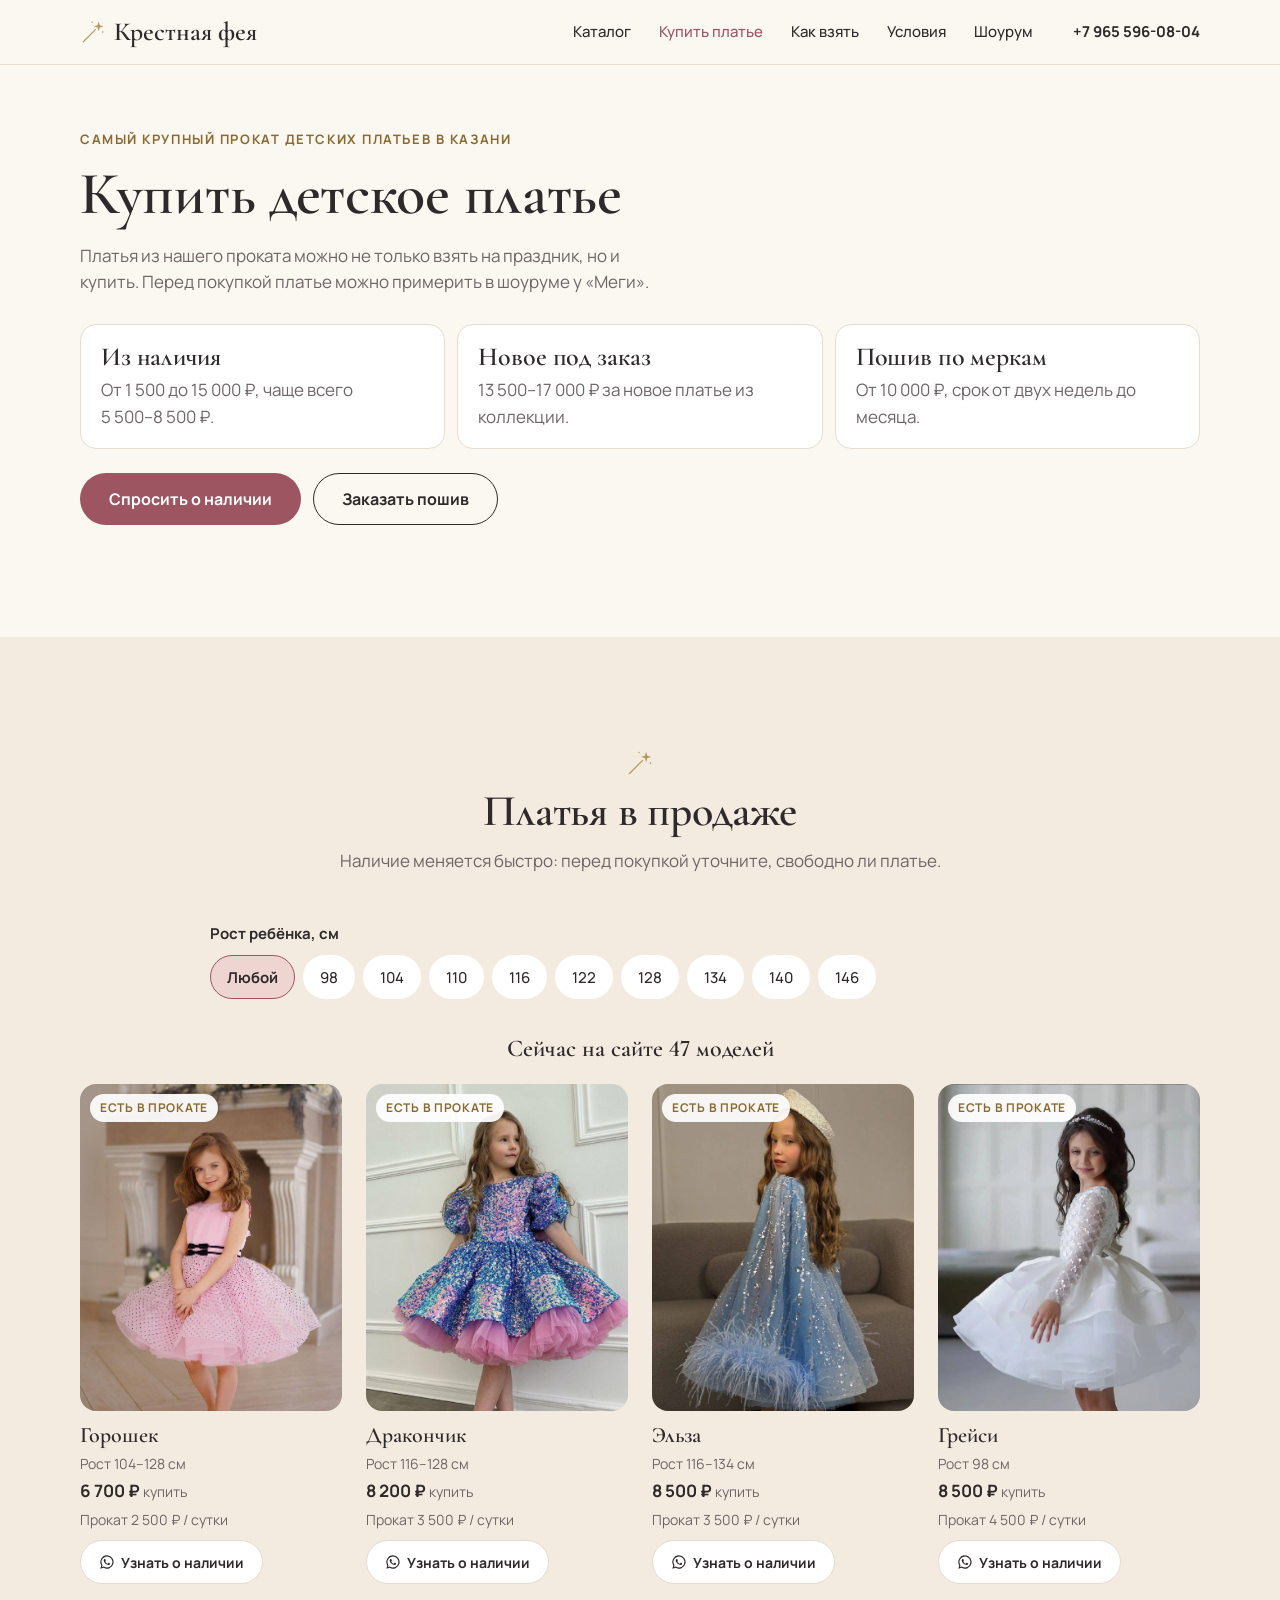
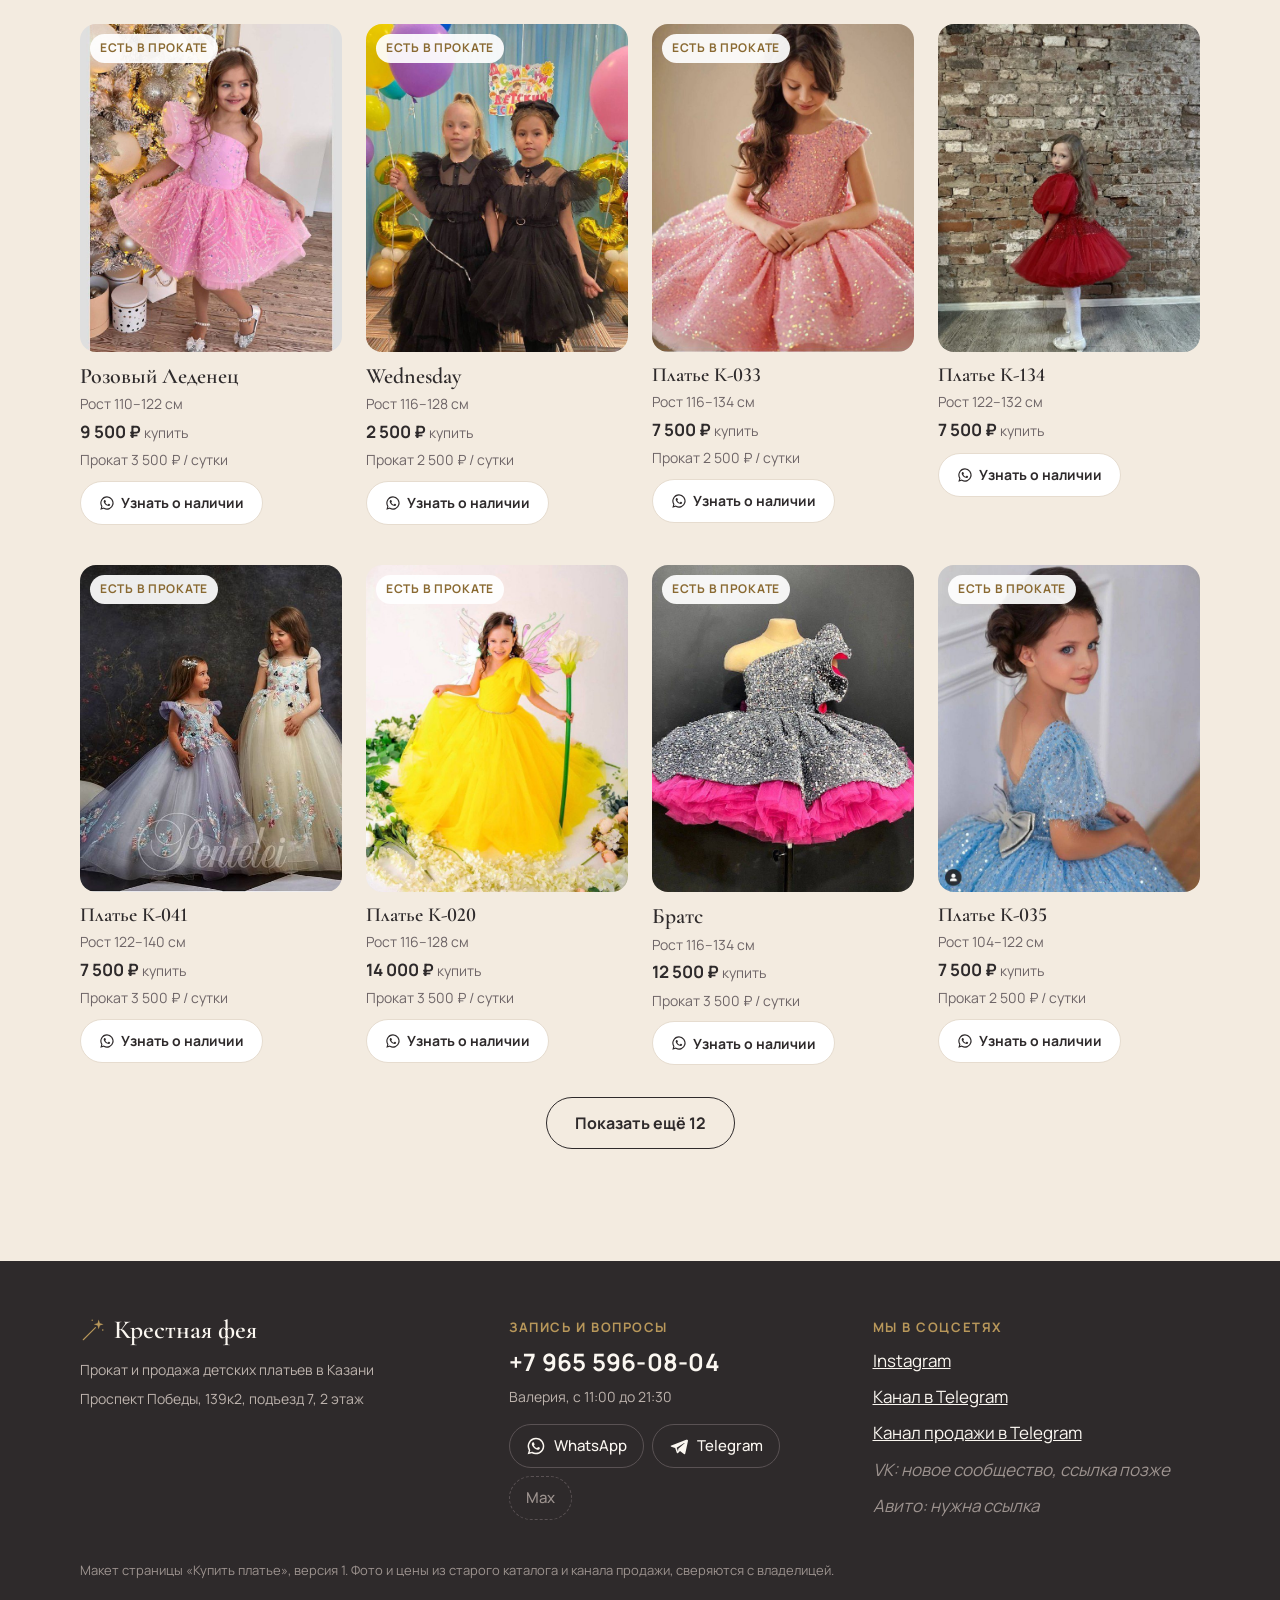
<file: kupit.html>
<!doctype html>
<html lang="ru">
<head>
<meta charset="utf-8">
<meta name="viewport" content="width=device-width, initial-scale=1">
<title>Купить детское платье в Казани — «Крестная фея»</title>
<meta name="description" content="Продажа нарядных детских платьев в Казани: платья из проката и новые под заказ, пошив по меркам. Примерка в шоуруме на проспекте Победы у «Меги».">
<link rel="preconnect" href="https://fonts.googleapis.com">
<link rel="preconnect" href="https://fonts.gstatic.com" crossorigin>
<link href="https://fonts.googleapis.com/css2?family=Cormorant+Garamond:ital,wght@0,500;0,600;1,500&family=Manrope:wght@400;500;700&display=swap" rel="stylesheet">
<link rel="stylesheet" href="css/style.css?v=6">
</head>
<body>

<svg width="0" height="0" style="position:absolute" aria-hidden="true">
  <symbol id="wand" viewBox="0 0 32 32">
    <path d="M4 28 L19 13" stroke="currentColor" stroke-width="1.4" stroke-linecap="round" fill="none"/>
    <path d="M23 3 L24.4 7.6 L29 9 L24.4 10.4 L23 15 L21.6 10.4 L17 9 L21.6 7.6 Z" fill="currentColor"/>
    <circle cx="28" cy="16" r="1" fill="currentColor"/><circle cx="15" cy="4" r=".8" fill="currentColor"/>
  </symbol>
  <symbol id="i-wa" viewBox="0 0 24 24"><path fill="currentColor" d="M12 2a10 10 0 0 0-8.6 15.1L2 22l5-1.3A10 10 0 1 0 12 2Zm0 18.2c-1.5 0-3-.4-4.3-1.2l-.3-.2-3 .8.8-2.9-.2-.3A8.2 8.2 0 1 1 12 20.2Zm4.5-6.1c-.2-.1-1.5-.7-1.7-.8-.2-.1-.4-.1-.6.1l-.8 1c-.1.2-.3.2-.5.1a6.7 6.7 0 0 1-3.3-2.9c-.3-.4.2-.4.7-1.4.1-.2 0-.3 0-.4l-.8-1.8c-.2-.5-.4-.4-.6-.4h-.5c-.2 0-.4.1-.6.3-.2.2-.8.8-.8 2s.8 2.3 1 2.5c.1.2 1.6 2.5 4 3.5 1.5.6 2 .7 2.8.6.4-.1 1.5-.6 1.7-1.2.2-.6.2-1.1.1-1.2 0-.1-.2-.2-.4-.3Z"/></symbol>
  <symbol id="i-tg" viewBox="0 0 24 24"><path fill="currentColor" d="M21.4 4.2 2.9 11.3c-1.3.5-1.2 1.2-.2 1.5l4.7 1.5 1.8 5.6c.2.6.4.8.8.8.4 0 .6-.2.9-.4l2.3-2.2 4.7 3.5c.9.5 1.5.2 1.7-.8l3.1-14.6c.3-1.3-.5-1.9-1.3-1.5ZM9.3 14l8.9-5.6c.4-.3.8-.1.5.2l-7.6 6.8-.3 3.2L9.3 14Z"/></symbol>
</svg>

<header class="top">
  <div class="wrap top__in">
    <a class="logo" href="index.html" aria-label="Крестная фея, на главную">
      <svg class="logo__wand"><use href="#wand"/></svg>
      <span>Крестная фея</span>
    </a>
    <nav class="top__nav" aria-label="Разделы">
      <a href="katalog.html">Каталог</a>
      <a href="kupit.html" aria-current="page">Купить платье</a>
      <a href="index.html#kak">Как взять</a>
      <a href="index.html#usloviya">Условия</a>
      <a href="index.html#shourum">Шоурум</a>
    </nav>
    <a class="top__phone" href="tel:+79655960804">+7 965 596-08-04</a>
  </div>
  <nav class="mnav" aria-label="Разделы">
    <a href="katalog.html">Каталог</a>
    <a href="kupit.html" aria-current="page">Купить платье</a>
    <a href="index.html#kak">Как взять</a>
    <a href="index.html#usloviya">Условия</a>
    <a href="index.html#shourum">Шоурум</a>
  </nav>
</header>

<main>

<section class="hero hero--page">
  <div class="wrap">
    <p class="eyebrow">Самый крупный прокат детских платьев в Казани</p>
    <h1>Купить детское платье</h1>
    <p class="hero__lead">Платья из нашего проката можно не только взять на праздник, но и купить. Перед покупкой платье можно примерить в шоуруме у «Меги».</p>
    <ul class="buy-ways">
      <li><h3>Из наличия</h3><p>От 1&nbsp;500 до 15&nbsp;000&nbsp;₽, чаще всего <span class="nowrap">5&nbsp;500–8&nbsp;500&nbsp;₽</span>.</p></li>
      <li><h3>Новое под заказ</h3><p><span class="nowrap">13&nbsp;500–17&nbsp;000&nbsp;₽</span> за новое платье из коллекции.</p></li>
      <li><h3>Пошив по меркам</h3><p>От 10&nbsp;000&nbsp;₽, срок от двух недель до месяца.</p></li>
    </ul>
    <div class="hero__btns">
      <a class="btn btn--main js-wa" data-text="Здравствуйте! Хочу купить детское платье. Рост ребёнка: ___, к какой дате нужно: ___" href="https://wa.me/79655960804" target="_blank" rel="noopener">Спросить о наличии</a>
      <a class="btn btn--line js-wa" data-text="Здравствуйте! Хочу заказать пошив платья. Рост ребёнка: ___, к какой дате нужно: ___" href="https://wa.me/79655960804" target="_blank" rel="noopener">Заказать пошив</a>
    </div>
  </div>
</section>

<section class="sec sec--alt" id="prodazha">
  <div class="wrap">
    <div class="sec__head">
      <svg class="sec__wand"><use href="#wand"/></svg>
      <h2>Платья в продаже</h2>
      <p>Наличие меняется быстро: перед покупкой уточните, свободно ли платье.</p>
    </div>
    <form class="pick" onsubmit="return false">
      <fieldset class="pick__row">
        <legend>Рост ребёнка, см</legend>
        <div class="chips" id="sale-height" role="radiogroup"></div>
      </fieldset>
    </form>
    <p class="pick__count" id="sale-count" aria-live="polite"></p>
    <div class="grid" id="sale-grid"></div>
    <div class="center"><button class="btn btn--line" id="sale-more" type="button" hidden>Показать ещё</button></div>
  </div>
</section>

</main>

<footer class="foot">
  <div class="wrap foot__in">
    <div>
      <a class="logo logo--light" href="index.html"><svg class="logo__wand"><use href="#wand"/></svg><span>Крестная фея</span></a>
      <p class="foot__muted">Прокат и продажа детских платьев в Казани</p>
      <p class="foot__muted">Проспект Победы, 139к2, подъезд 7, 2 этаж</p>
    </div>
    <div>
      <p class="foot__h">Запись и вопросы</p>
      <a class="foot__phone" href="tel:+79655960804">+7 965 596-08-04</a>
      <p class="foot__muted">Валерия, с 11:00 до 21:30</p>
      <div class="msg">
        <a class="msg__btn js-wa" data-text="Здравствуйте!" href="https://wa.me/79655960804" target="_blank" rel="noopener"><svg class="ico"><use href="#i-wa"/></svg>WhatsApp</a>
        <a class="msg__btn" href="https://t.me/kazanprokatplatia" target="_blank" rel="noopener"><svg class="ico"><use href="#i-tg"/></svg>Telegram</a>
        <span class="msg__btn msg__btn--todo" title="Нужна ссылка от владелицы">Max</span>
      </div>
    </div>
    <div>
      <p class="foot__h">Мы в соцсетях</p>
      <ul class="foot__links">
        <li><a href="https://instagram.com/kazanprokatplatia" target="_blank" rel="noopener">Instagram</a></li>
        <li><a href="https://t.me/kazanprokatplatia" target="_blank" rel="noopener">Канал в Telegram</a></li>
        <li><a href="https://t.me/Kazanprokatplatiasale" target="_blank" rel="noopener">Канал продажи в Telegram</a></li>
        <li><span class="todo-inline">VK: новое сообщество, ссылка позже</span></li>
        <li><span class="todo-inline">Авито: нужна ссылка</span></li>
      </ul>
    </div>
  </div>
  <p class="wrap foot__small">Макет страницы «Купить платье», версия 1. Фото и цены из старого каталога и канала продажи, сверяются с владелицей.</p>
</footer>

<div class="dock" id="dock">
  <a class="btn btn--main js-wa" data-text="Здравствуйте! Хочу купить детское платье. Рост ребёнка: ___" href="https://wa.me/79655960804" target="_blank" rel="noopener">Спросить о наличии</a>
  <a class="dock__ico" href="https://t.me/kazanprokatplatia" target="_blank" rel="noopener" aria-label="Telegram"><svg class="ico"><use href="#i-tg"/></svg></a>
</div>

<script src="js/data.js?v=6"></script>
<script src="js/main.js?v=6"></script>
</body>
</html>
</file>
<file: css/style.css>
/* «Крестная фея»: стили. Токены и правила описаны в DESIGN.md */
:root {
  --ivory: #FBF7F1;
  --ivory-2: #F3EBE0;
  --paper: #FFFFFF;
  --powder: #EFD5D1;
  --powder-2: #E2B8B4;
  --rose: #9C5561;
  --rose-dark: #7E404B;
  --gold: #B8975A;
  --gold-text: #8A6A32;
  --graphite: #2E2A2B;
  --muted: #6E6567;
  --line: #E6DCCF;

  --serif: "Cormorant Garamond", "Times New Roman", serif;
  --sans: "Manrope", system-ui, -apple-system, "Segoe UI", Arial, sans-serif;

  --gutter: 16px;
  --radius: 16px;
  --shadow: 0 10px 30px -12px rgba(46, 42, 43, .18);
  --sec: 64px;
}
@media (min-width: 720px) { :root { --gutter: 24px; } }
@media (min-width: 1024px) { :root { --gutter: 40px; --sec: 112px; } }

*, *::before, *::after { box-sizing: border-box; }
/* Атрибут hidden сильнее классов с display (например, .btn) */
[hidden] { display: none !important; }
html { scroll-behavior: smooth; -webkit-text-size-adjust: 100%; }
body {
  margin: 0; background: var(--ivory); color: var(--graphite);
  font: 400 16px/1.55 var(--sans);
  overflow-x: hidden;
}
@media (min-width: 1024px) { body { font-size: 17px; } }
img { max-width: 100%; display: block; }
a { color: var(--rose); }
h1, h2, h3 { font-family: var(--serif); font-weight: 600; line-height: 1.1; margin: 0; letter-spacing: -.005em; }
h1 { font-size: clamp(36px, 7vw, 60px); }
h2 { font-size: clamp(30px, 5vw, 44px); }
h3 { font-size: clamp(22px, 3vw, 26px); }
p { margin: 0; }
:focus-visible { outline: 2px solid var(--rose); outline-offset: 2px; border-radius: 4px; }

.wrap { max-width: 1200px; margin: 0 auto; padding: 0 var(--gutter); }
.center { text-align: center; margin-top: 32px; }
.ico { width: 20px; height: 20px; flex: none; }

/* ---------- Кнопки ---------- */
.btn {
  display: inline-flex; align-items: center; justify-content: center; gap: 8px;
  min-height: 52px; padding: 0 28px; border-radius: 999px;
  font: 700 16px/1 var(--sans); text-decoration: none; cursor: pointer;
  border: 1.5px solid transparent; transition: background .2s, color .2s, border-color .2s;
}
.btn--main { background: var(--rose); color: #fff; }
.btn--main:hover { background: var(--rose-dark); }
.btn--line { background: transparent; color: var(--graphite); border-color: var(--graphite); }
.btn--line:hover { background: var(--graphite); color: var(--ivory); }

/* ---------- Шапка ---------- */
.top { position: sticky; top: 0; z-index: 20; background: rgba(251, 247, 241, .92); backdrop-filter: blur(8px); border-bottom: 1px solid var(--line); }
.top__in { display: flex; align-items: center; gap: 24px; min-height: 64px; }
.logo { display: inline-flex; align-items: center; gap: 8px; text-decoration: none; color: var(--graphite); font: 600 26px/1 var(--serif); }
.logo__wand { width: 26px; height: 26px; color: var(--gold); }
.logo--light { color: var(--ivory); }
.top__nav { display: none; gap: 28px; margin-left: auto; }
.top__nav a { color: var(--graphite); text-decoration: none; font-weight: 500; font-size: 15px; }
.top__nav a:hover { color: var(--rose); }
.top__phone { margin-left: auto; color: var(--graphite); font-weight: 700; font-size: 15px; text-decoration: none; white-space: nowrap; }
@media (max-width: 359px) { .top__phone { display: none; } }
.top__nav a[aria-current="page"], .mnav a[aria-current="page"] { color: var(--rose); }
/* Меню на телефоне: строка ссылок под шапкой, листается вбок */
.mnav { display: flex; gap: 6px; overflow-x: auto; scrollbar-width: none; padding: 0 var(--gutter) 10px; }
.mnav::-webkit-scrollbar { display: none; }
.mnav a { flex: none; display: inline-flex; align-items: center; min-height: 36px; padding: 0 14px; border-radius: 999px; background: var(--ivory-2); color: var(--graphite); text-decoration: none; font-size: 14px; font-weight: 500; }
@media (min-width: 900px) { .top__nav { display: flex; } .top__phone { margin-left: 16px; } .mnav { display: none; } }
@media (max-width: 400px) { .top__phone { font-size: 14px; } .logo { font-size: 23px; } }

/* ---------- Первый экран ---------- */
.hero { padding: 24px 0 var(--sec); }
.hero__in { display: grid; gap: 28px; align-items: center; }
.eyebrow { font-size: 13px; font-weight: 700; letter-spacing: .12em; text-transform: uppercase; color: var(--gold-text); margin-bottom: 12px; }
.hero__price { font: 500 italic clamp(24px, 3.4vw, 30px)/1.2 var(--serif); color: var(--rose); margin-top: 14px; }
.hero__badge { display: inline-flex; align-items: baseline; gap: 8px; margin-top: 16px; padding: 6px 16px 6px 14px; border-radius: 999px; background: var(--powder); color: var(--rose-dark); font: 500 15px/1.2 var(--sans); }
.hero__badge b { font: 600 28px/1 var(--serif); }
.hero__lead { color: var(--muted); margin-top: 14px; max-width: 34em; }
.hero__btns { display: flex; flex-direction: column; gap: 12px; margin-top: 24px; }
/* Телефон: полоса из двух фото, чтобы заголовок и обе кнопки поместились в первый экран */
.hero__in { gap: 20px; }
.hero__photos { order: -1; display: grid; grid-template-columns: 2fr 1fr; grid-template-rows: 100%; gap: 8px; height: 30vh; min-height: 220px; max-height: 360px; }
.hero__photos img { width: 100%; height: 100%; object-fit: cover; object-position: center 18%; border-radius: 12px; }
.hero__small--b { display: none; }
@media (min-width: 560px) { .hero__btns { flex-direction: row; flex-wrap: wrap; } }
/* На узком телефоне подводку прячем: рост и шоурум есть в плашках ниже, а кнопки должны влезть в первый экран */
@media (max-width: 559px) { .hero:not(.hero--page) .hero__lead { display: none; } }
.nowrap { white-space: nowrap; }
/* Компьютер: большое фото и два маленьких поверх справа */
@media (min-width: 900px) {
  .hero { padding-top: 56px; }
  .hero__in { grid-template-columns: 1.05fr 1fr; gap: 56px; }
  .hero__photos { order: 0; display: block; position: relative; height: auto; max-height: none; padding-right: 22%; }
  .hero__big { aspect-ratio: 4 / 5; height: auto !important; border-radius: var(--radius) !important; }
  .hero__small { position: absolute; right: 0; width: 34% !important; height: auto !important; aspect-ratio: 4 / 5; border: 4px solid var(--ivory); box-shadow: var(--shadow); }
  .hero__small--a { top: 8%; }
  .hero__small--b { display: block; bottom: 4%; }
}

/* Первый блок внутренних страниц (например, «Купить платье») */
.hero--page { padding-top: 32px; }
.hero--page .hero__lead { margin-top: 16px; }
.buy-ways { list-style: none; padding: 0; margin: 28px 0 0; display: grid; gap: 12px; }
.buy-ways li { background: var(--paper); border: 1px solid var(--line); border-radius: var(--radius); padding: 18px 20px; }
.buy-ways p { color: var(--muted); margin-top: 6px; }
@media (min-width: 720px) { .buy-ways { grid-template-columns: repeat(3, 1fr); } }
@media (min-width: 900px) { .hero--page { padding-top: 64px; } }

.facts { list-style: none; display: grid; gap: 12px; margin-top: 32px; }
.facts li { display: flex; flex-direction: column; padding: 16px 18px; background: var(--paper); border: 1px solid var(--line); border-radius: var(--radius); }
.facts b { font-weight: 700; }
.facts span { color: var(--muted); font-size: 14px; }
@media (min-width: 720px) { .facts { grid-template-columns: repeat(3, 1fr); margin-top: 48px; } }

/* ---------- Секции ---------- */
.sec { padding: var(--sec) 0; }
.sec--alt { background: var(--ivory-2); }
.sec__head { text-align: center; max-width: 640px; margin: 0 auto 32px; }
.sec__head p { color: var(--muted); margin-top: 12px; }
.sec__head--left { text-align: left; margin-left: 0; }
.sec__wand { width: 28px; height: 28px; color: var(--gold); margin: 0 auto 10px; display: block; }
.sec__head--left .sec__wand { margin-left: 0; }
@media (min-width: 1024px) { .sec__head { margin-bottom: 48px; } }

/* ---------- Подбор ---------- */
.pick { display: grid; gap: 20px; max-width: 860px; margin: 0 auto; }
.pick__row { border: 0; padding: 0; margin: 0; min-width: 0; }
.pick__row legend { font-weight: 700; font-size: 15px; margin-bottom: 10px; padding: 0; }
.chips { display: flex; gap: 8px; overflow-x: auto; padding-bottom: 4px; scrollbar-width: none; }
.chips::-webkit-scrollbar { display: none; }
@media (min-width: 720px) { .chips { flex-wrap: wrap; overflow: visible; } }
.chip {
  flex: none; min-height: 44px; padding: 0 16px; border-radius: 999px;
  border: 1.5px solid transparent; background: var(--paper); color: var(--graphite);
  font: 500 15px/1 var(--sans); cursor: pointer; display: inline-flex; align-items: center; gap: 8px;
}
.chip:hover { border-color: var(--powder-2); }
.chip[aria-checked="true"] { background: var(--powder); border-color: var(--rose); font-weight: 700; }
.chip__dot { width: 14px; height: 14px; border-radius: 50%; border: 1px solid rgba(0,0,0,.12); }
.pick__note { max-width: 860px; margin: 18px auto 0; font-size: 14px; color: var(--muted); }
.pick__btns { display: flex; flex-wrap: wrap; justify-content: center; gap: 12px; }
.pick__count { text-align: center; margin: 32px 0 20px; font: 600 24px/1.2 var(--serif); }

/* ---------- Сетка и карточка ---------- */
.grid { display: grid; grid-template-columns: repeat(2, 1fr); gap: 24px 12px; }
@media (min-width: 720px) { .grid { grid-template-columns: repeat(3, 1fr); } }
@media (min-width: 1024px) { .grid { grid-template-columns: repeat(4, 1fr); gap: 40px 24px; } }
.card { display: flex; flex-direction: column; min-width: 0; }
.card__photo { position: relative; display: block; border-radius: var(--radius); overflow: hidden; background: var(--ivory-2); transition: box-shadow .25s, transform .25s; }
.card__photo img { width: 100%; height: auto; aspect-ratio: 4 / 5; object-fit: cover; object-position: center 15%; }
.card__photo:hover { box-shadow: var(--shadow); transform: translateY(-2px); }
.card__tag { position: absolute; top: 10px; left: 10px; background: rgba(255,255,255,.92); color: var(--gold-text); font-size: 12px; font-weight: 700; letter-spacing: .06em; text-transform: uppercase; padding: 5px 10px; border-radius: 999px; }
.card__name { font: 600 22px/1.15 var(--serif); margin-top: 12px; color: var(--graphite); text-decoration: none; }
.card__name--num { font-size: 20px; }
.card__meta { font-size: 14px; color: var(--muted); margin-top: 4px; }
.card__price { font-weight: 700; margin-top: 4px; }
.card__price small { font-weight: 400; color: var(--muted); font-size: 14px; }
.card__btn { margin-top: 10px; align-self: flex-start; min-height: 44px; padding: 0 18px; font-size: 14px; display: inline-flex; align-items: center; gap: 6px; border-radius: 999px; border: 1.5px solid var(--line); background: var(--paper); color: var(--graphite); text-decoration: none; font-weight: 700; }
.card__btn:hover { border-color: var(--rose); color: var(--rose); }
.card__btn .ico { width: 16px; height: 16px; }

/* ---------- Шаги ---------- */
.steps { list-style: none; padding: 0; margin: 0; display: grid; gap: 16px; counter-reset: s; }
.steps li { background: var(--paper); border: 1px solid var(--line); border-radius: var(--radius); padding: 24px; }
.steps__n { display: inline-grid; place-items: center; width: 44px; height: 44px; border-radius: 50%; background: var(--powder); color: var(--rose-dark); font: 600 24px/1 var(--serif); margin-bottom: 14px; }
.steps p { color: var(--muted); margin-top: 8px; }
@media (min-width: 720px) { .steps { grid-template-columns: repeat(2, 1fr); } }
@media (min-width: 1024px) { .steps { grid-template-columns: repeat(4, 1fr); gap: 24px; } }

/* ---------- Почему мы ---------- */
.why { list-style: none; padding: 0; margin: 0; display: grid; gap: 28px; }
.why li { border-top: 1px solid var(--gold); padding-top: 18px; }
.why p { color: var(--muted); margin-top: 8px; }
@media (min-width: 720px) { .why { grid-template-columns: repeat(2, 1fr); gap: 36px 40px; } }
@media (min-width: 1024px) { .why { grid-template-columns: repeat(4, 1fr); } }

/* ---------- Пометки «нужно от владелицы» ---------- */
.todo { max-width: 760px; margin: 0 auto; padding: 24px; border: 2px dashed var(--powder-2); border-radius: var(--radius); background: var(--paper); text-align: center; color: var(--muted); }
.todo b { color: var(--rose-dark); }
.todo-inline { color: #8f8688; font-style: italic; }

/* ---------- Условия ---------- */
.usl { display: grid; gap: 8px; }
.usl__list { margin: 0; display: grid; gap: 0; }
.usl__list div { display: grid; gap: 4px; padding: 18px 0; border-bottom: 1px solid var(--line); }
.usl__list div:first-child { border-top: 1px solid var(--line); }
.usl__list dt { font-weight: 700; }
.usl__list dd { margin: 0; color: var(--muted); }
@media (min-width: 720px) { .usl__list div { grid-template-columns: 160px 1fr; gap: 24px; } }
@media (min-width: 1024px) { .usl { grid-template-columns: 1fr 2fr; gap: 56px; align-items: start; } }

/* ---------- Шоурум ---------- */
.room { display: grid; gap: 28px; }
.room__addr { display: flex; gap: 10px; align-items: center; font: 600 24px/1.2 var(--serif); }
.room__addr .ico { color: var(--gold); width: 24px; height: 24px; }
.room__how { margin: 16px 0 0; padding-left: 20px; color: var(--muted); }
.room__how li { margin: 4px 0; }
.room__btns { display: flex; flex-direction: column; gap: 12px; margin-top: 24px; }
.room__map { border-radius: var(--radius); overflow: hidden; min-height: 300px; background: var(--paper); border: 1px solid var(--line); }
.room__map--todo { display: flex; flex-direction: column; justify-content: center; align-items: center; text-align: center; gap: 8px; padding: 32px; border: 2px dashed var(--powder-2); color: var(--muted); }
.room__map--todo b { color: var(--rose-dark); }
.room__map iframe { width: 100%; height: 100%; min-height: 300px; border: 0; display: block; }
@media (min-width: 560px) { .room__btns { flex-direction: row; flex-wrap: wrap; } }
@media (min-width: 900px) { .room { grid-template-columns: 1fr 1.2fr; gap: 56px; align-items: stretch; } .room__map { min-height: 420px; } }

/* ---------- Вопросы ---------- */
.faq { max-width: 860px; }
.faq details { border-bottom: 1px solid var(--line); }
.faq details:first-of-type { border-top: 1px solid var(--line); }
.faq summary { list-style: none; cursor: pointer; padding: 20px 40px 20px 0; position: relative; font-weight: 700; }
.faq summary::-webkit-details-marker { display: none; }
.faq summary::after { content: ""; position: absolute; right: 8px; top: 50%; width: 10px; height: 10px; border-right: 1.5px solid var(--gold); border-bottom: 1.5px solid var(--gold); transform: translateY(-70%) rotate(45deg); transition: transform .2s; }
.faq details[open] summary::after { transform: translateY(-30%) rotate(225deg); }
.faq details p { color: var(--muted); padding: 0 0 20px; max-width: 46em; }

/* ---------- Подвал ---------- */
.foot { background: var(--graphite); color: var(--ivory); padding: 56px 0 120px; }
.foot__in { display: grid; gap: 36px; }
.foot__muted { color: #BDB3AD; font-size: 14px; margin-top: 8px; }
.foot__h { font-size: 13px; letter-spacing: .12em; text-transform: uppercase; color: var(--gold); font-weight: 700; margin-bottom: 10px; }
/* Телефон набираем гротеском: в антикве цифры читаются хуже */
.foot__phone { color: var(--ivory); font: 700 24px/1.2 var(--sans); letter-spacing: .01em; text-decoration: none; }
.foot__links { list-style: none; padding: 0; margin: 0; display: grid; gap: 10px; }
.foot__links a { color: var(--ivory); }
.foot .todo-inline { color: #9d938f; }
.foot__small { margin-top: 40px; font-size: 13px; color: #9d938f; }
.msg { display: flex; flex-wrap: wrap; gap: 8px; margin-top: 16px; }
.msg__btn { display: inline-flex; align-items: center; gap: 8px; min-height: 44px; padding: 0 16px; border-radius: 999px; border: 1px solid #5a5254; color: var(--ivory); text-decoration: none; font-weight: 500; font-size: 15px; }
.msg__btn:hover { border-color: var(--gold); }
.msg__btn--todo { color: #9d938f; border-style: dashed; }
@media (min-width: 900px) { .foot { padding-bottom: 56px; } .foot__in { grid-template-columns: 1.2fr 1fr 1fr; } }

/* ---------- Нижняя панель (телефон) ---------- */
.dock {
  position: fixed; left: 0; right: 0; bottom: 0; z-index: 30;
  display: flex; gap: 8px; padding: 10px var(--gutter) calc(10px + env(safe-area-inset-bottom));
  background: rgba(251, 247, 241, .96); border-top: 1px solid var(--line); box-shadow: var(--shadow);
  transform: translateY(110%); transition: transform .3s;
}
.dock.is-on { transform: none; }
.dock .btn { flex: 1; }
.dock__ico { width: 52px; height: 52px; flex: none; display: grid; place-items: center; border-radius: 50%; border: 1.5px solid var(--line); background: var(--paper); color: var(--graphite); }
.dock__ico .ico { width: 22px; height: 22px; }
@media (min-width: 900px) { .dock { display: none; } }

/* ---------- Каталог (katalog.html) ---------- */
.kat-head { padding-bottom: 24px; }
@media (min-width: 900px) { .kat-head { padding-top: 48px; padding-bottom: 32px; } }
.kat { padding: 0 0 var(--sec); }
.kat__in { display: grid; grid-template-columns: minmax(0, 1fr); gap: 16px; }
.kat .chip { background: var(--paper); border-color: var(--line); }
.kat .chip:hover { border-color: var(--powder-2); }
.kat .chip:disabled { opacity: .45; cursor: default; border-color: var(--line); }
.kat .chip[aria-checked="true"], .kat .chip[aria-pressed="true"] { background: var(--powder); border-color: var(--rose); font-weight: 700; }
/* Рост на телефоне: строка чипов от края до края, листается вбок */
@media (max-width: 719px) {
  .kat__rost .chips { margin: 0 calc(-1 * var(--gutter)); padding: 0 var(--gutter) 4px; scroll-padding: 0 var(--gutter); }
}

.kat__bar { display: flex; flex-wrap: wrap; align-items: center; gap: 12px; margin-top: 8px; }
.kat__count { order: -1; flex: 1 0 100%; font: 600 24px/1.2 var(--serif); }
.kat__open {
  display: inline-flex; align-items: center; gap: 8px; min-height: 44px; padding: 0 18px; border-radius: 999px;
  border: 1.5px solid var(--graphite); background: transparent; color: var(--graphite); font: 700 15px/1 var(--sans); cursor: pointer;
}
.kat__badge { display: inline-grid; place-items: center; min-width: 22px; height: 22px; padding: 0 6px; border-radius: 999px; background: var(--rose); color: #fff; font: 700 12px/1 var(--sans); }
.kat__sort { margin-left: auto; display: inline-flex; align-items: center; gap: 10px; }
.kat__sortl { font-size: 14px; color: var(--muted); }
@media (max-width: 559px) {
  .kat__sortl { position: absolute; width: 1px; height: 1px; overflow: hidden; clip: rect(0 0 0 0); }
  /* Фильтры и порядок в одну строку пополам */
  .kat__bar { display: grid; grid-template-columns: 1fr 1fr; gap: 12px 8px; }
  .kat__count { grid-column: 1 / -1; }
  .kat__open { padding: 0 12px; justify-content: center; }
  .kat__sort { margin: 0; min-width: 0; }
  .kat__sort select { width: 100%; padding: 0 30px 0 14px; background-position: right 12px center; text-overflow: ellipsis; }
  .kat-head .hero__lead { display: none; }
}
.kat__sort select {
  min-height: 44px; padding: 0 38px 0 16px; border-radius: 999px; border: 1.5px solid var(--line); background: var(--paper);
  color: var(--graphite); font: 500 16px/1 var(--sans); cursor: pointer; -webkit-appearance: none; appearance: none;
  background-image: url("data:image/svg+xml,%3Csvg xmlns='http://www.w3.org/2000/svg' width='12' height='8' viewBox='0 0 12 8'%3E%3Cpath d='M1 1.5l5 5 5-5' stroke='%232E2A2B' stroke-width='1.6' fill='none' stroke-linecap='round'/%3E%3C/svg%3E");
  background-repeat: no-repeat; background-position: right 16px center; max-width: 100%;
}
.kat__active { display: flex; flex-wrap: wrap; gap: 8px; }
.kat__active:empty { display: none; }
.kat__pill { display: inline-flex; align-items: center; gap: 6px; min-height: 44px; padding: 0 12px 0 16px; border-radius: 999px; border: 0; background: var(--powder); color: var(--rose-dark); font: 500 14px/1 var(--sans); cursor: pointer; }
.kat__pill .ico { width: 16px; height: 16px; }
.kat__grid { margin-top: 8px; }

.kat__empty { text-align: center; padding: 40px 24px; border: 2px dashed var(--powder-2); border-radius: var(--radius); background: var(--paper); }
.kat__etitle { font: 600 26px/1.2 var(--serif); }
.kat__empty p:not(.kat__etitle) { color: var(--muted); margin: 10px auto 0; max-width: 32em; }
.kat__ebtns { display: flex; flex-direction: column; gap: 12px; margin-top: 24px; }
@media (min-width: 560px) { .kat__ebtns { flex-direction: row; justify-content: center; } }
.kat__hint { margin-top: 32px; text-align: center; }
.kat__note { font-size: 14px; color: var(--muted); }

/* Панель фильтров: на телефоне и планшете выезжает снизу */
.kat__shade { position: fixed; inset: 0; z-index: 39; background: rgba(46, 42, 43, .4); }
.kat__side {
  position: fixed; left: 0; right: 0; bottom: 0; z-index: 40; max-height: 88vh; max-height: 88dvh;
  display: flex; flex-direction: column; background: var(--ivory); border-radius: 20px 20px 0 0; box-shadow: var(--shadow);
  transform: translateY(105%); visibility: hidden; transition: transform .3s, visibility 0s .3s;
}
.kat__side.is-open { transform: none; visibility: visible; transition: transform .3s, visibility 0s; }
.kat__phead { display: flex; align-items: center; justify-content: space-between; padding: 10px 10px 10px var(--gutter); border-bottom: 1px solid var(--line); }
.kat__ptitle { font: 600 26px/1 var(--serif); }
.kat__close { width: 44px; height: 44px; display: grid; place-items: center; border-radius: 50%; border: 0; background: var(--ivory-2); color: var(--graphite); cursor: pointer; }
.kat__pbody { overflow-y: auto; overscroll-behavior: contain; padding: 20px var(--gutter); display: grid; gap: 22px; }
.kat__side .chips { flex-wrap: wrap; overflow: visible; }
.kat__pfoot { display: flex; gap: 8px; padding: 12px var(--gutter) calc(12px + env(safe-area-inset-bottom)); border-top: 1px solid var(--line); }
.kat__pfoot .btn { padding: 0 16px; white-space: nowrap; }
.kat__pfoot #kat-apply { flex: 1; }
html.kat-lock { overflow: hidden; }
button.dock__ico { position: relative; cursor: pointer; padding: 0; }
.dock__ico .kat__badge { position: absolute; top: -4px; right: -4px; }

/* Компьютер: фильтры слева колонкой, рост над сеткой */
@media (min-width: 1024px) {
  .kat__in { grid-template-columns: 250px minmax(0, 1fr); grid-template-rows: auto 1fr; column-gap: 48px; row-gap: 20px; align-items: start; }
  .kat__side {
    grid-column: 1; grid-row: 1 / span 2; position: sticky; top: 96px; z-index: auto; max-height: calc(100vh - 112px);
    transform: none; visibility: visible; transition: none; background: transparent; border-radius: 0; box-shadow: none;
  }
  .kat__rost { grid-column: 2; grid-row: 1; }
  .kat__main { grid-column: 2; grid-row: 2; }
  .kat__shade, .kat__close, .kat__open, .kat__active, #kat-apply { display: none !important; }
  .kat__phead { padding: 0 0 14px; }
  .kat__pbody { padding: 20px 4px 4px 0; scrollbar-width: thin; scrollbar-color: var(--powder-2) transparent; }
  .kat__pfoot { padding: 16px 0 0; }
  .kat__bar { margin-top: 0; }
  .kat__count { order: 0; flex: 1 1 auto; }
  .kat__grid { grid-template-columns: repeat(3, 1fr); }
}

@media (prefers-reduced-motion: reduce) {
  html { scroll-behavior: auto; }
  * { transition: none !important; }
}

/* У антиквы по умолчанию «старинные» цифры разной высоты: включаем ровные (лайнинг).
   Правило стоит в конце, потому что шорткат font: выше сбрасывает font-variant-numeric. */
h1, h2, h3, .logo, .hero__price, .hero__badge, .pick__count, .card__name, .steps__n, .room__addr, .kat__count, .kat__etitle, .kat__ptitle { font-variant-numeric: lining-nums; font-feature-settings: "lnum" 1; }
</file>
